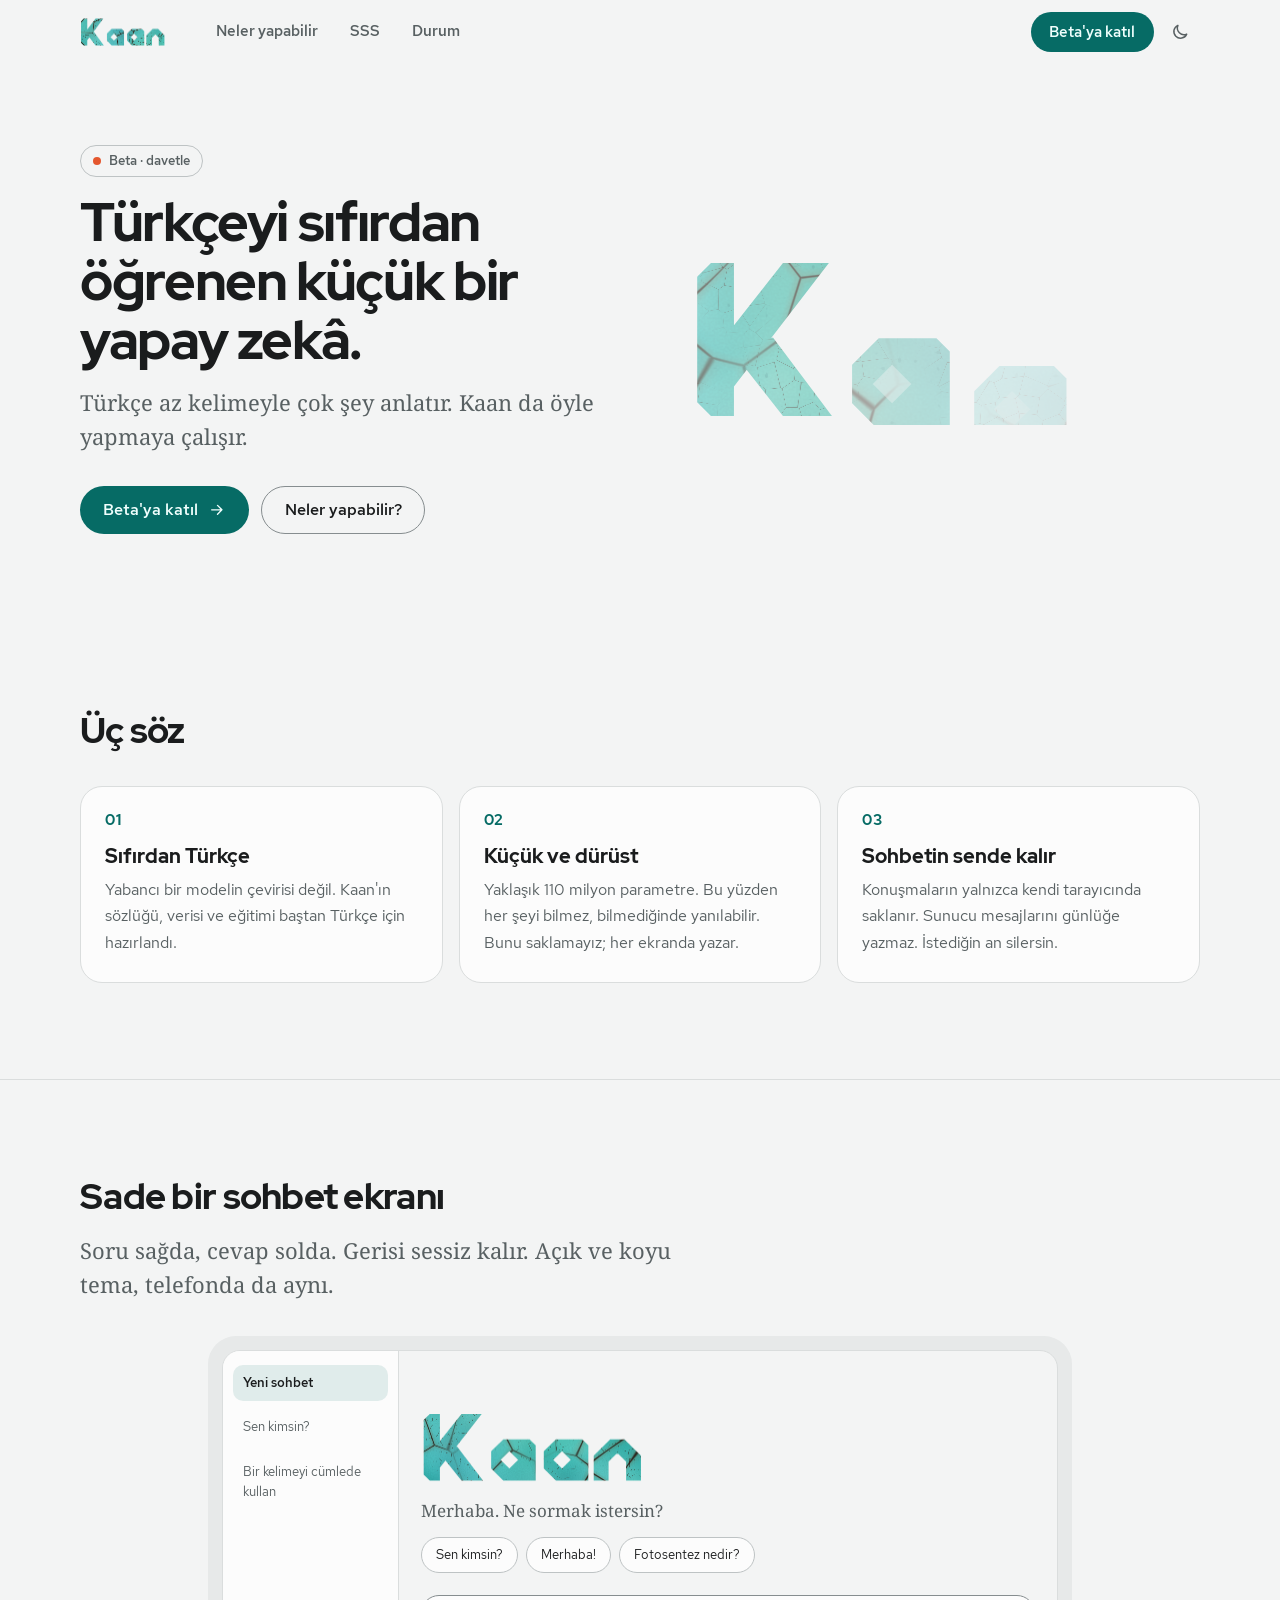
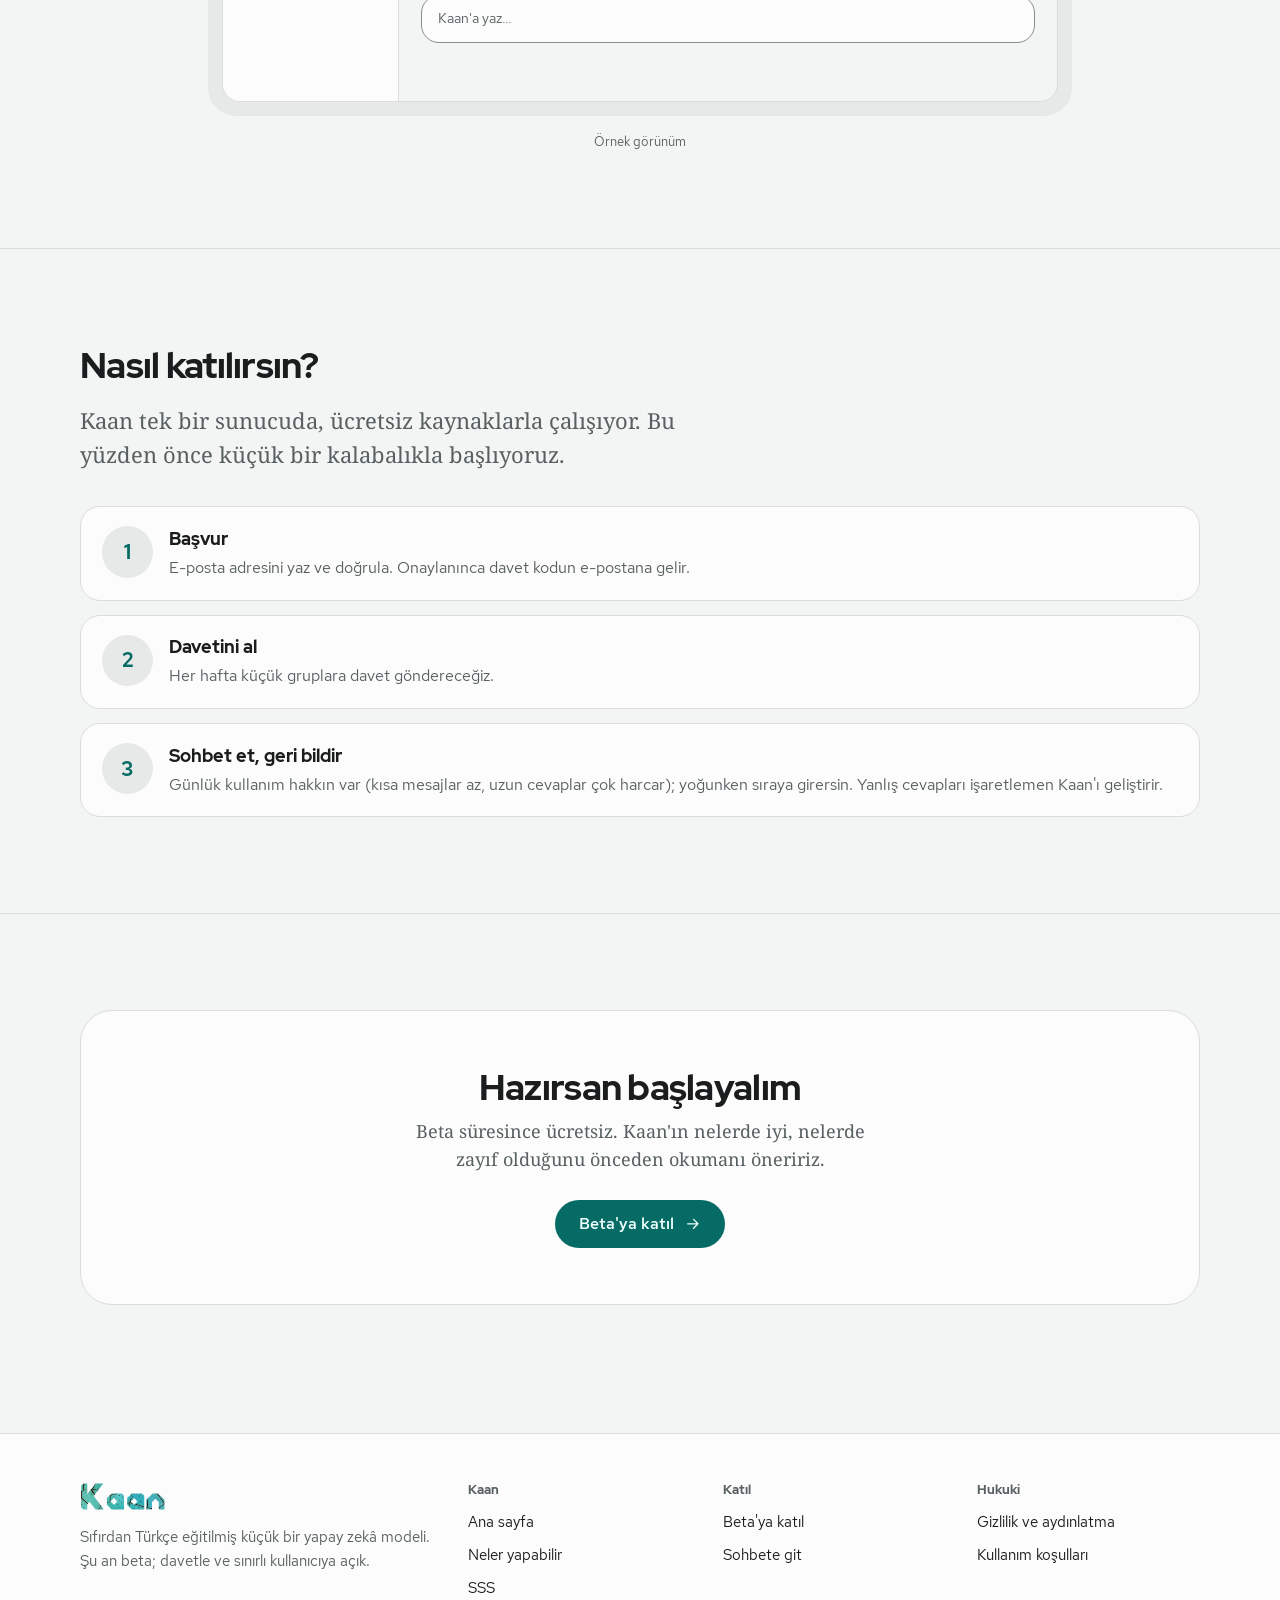
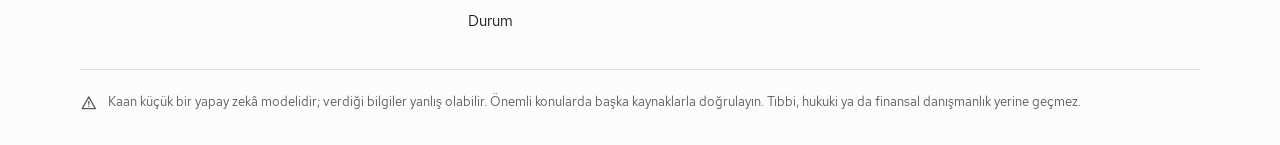
<file: index.html>
<!doctype html>
<html lang="tr" data-tema="sistem">
<head>
  <meta charset="utf-8">
  <meta http-equiv="Content-Security-Policy" content="default-src 'self'; connect-src 'self'; img-src 'self' data:; style-src 'self' 'unsafe-inline'">
  <meta name="viewport" content="width=device-width, initial-scale=1, viewport-fit=cover">
  <meta name="color-scheme" content="light dark">
  <meta name="description" content="Kaan: sıfırdan Türkçe eğitilmiş küçük bir yapay zekâ modeli. Şu an beta; davetle ve sınırlı kullanıcıya açık.">
  <title>Kaan — Türkçe yapay zekâ (beta)</title>
  <link rel="icon" href="favicon.svg" type="image/svg+xml">
  <meta name="theme-color" content="#F3F4F4" media="(prefers-color-scheme: light)">
  <meta name="theme-color" content="#17181A" media="(prefers-color-scheme: dark)">
  <link rel="stylesheet" href="yazi.css?v=20261016200013">
  <link rel="stylesheet" href="tokenlar.css?v=20261016200013">
  <link rel="stylesheet" href="taban.css?v=20261016200013">
  <link rel="stylesheet" href="bilesenler.css?v=20261016200013">
  <link rel="stylesheet" href="hareket.css?v=20261016200013">
  <link rel="stylesheet" href="site.css?v=20261016200013">
  <script src="tema-erken.js?v=20261016200013"></script>
  <script type="module" src="site.js?v=20261016200013"></script>
</head>
<body data-sayfa="ana">
  <svg width="0" height="0" style="position:absolute" aria-hidden="true" focusable="false">
    <defs>
      <symbol id="i-ay" viewBox="0 0 24 24"><path d="M20 14.5A8 8 0 0 1 9.5 4a8 8 0 1 0 10.5 10.5z"/></symbol>
      <symbol id="i-gun" viewBox="0 0 24 24"><circle cx="12" cy="12" r="4"/><path d="M12 3v2M12 19v2M3 12h2M19 12h2M5.6 5.6l1.4 1.4M17 17l1.4 1.4M18.4 5.6L17 7M7 17l-1.4 1.4"/></symbol>
      <symbol id="i-menu" viewBox="0 0 24 24"><path d="M4 7h16M4 12h16M4 17h16"/></symbol>
      <symbol id="i-tik" viewBox="0 0 24 24"><path d="M5 12.5l4.5 4.5L19 7.5"/></symbol>
      <symbol id="i-ok" viewBox="0 0 24 24"><path d="M5 12h14M13 6l6 6-6 6"/></symbol>
      <symbol id="i-uyari" viewBox="0 0 24 24"><path d="M12 4l9 16H3z"/><path d="M12 10v4M12 17h.01"/></symbol>
      <symbol id="i-bilgi" viewBox="0 0 24 24"><circle cx="12" cy="12" r="9"/><path d="M12 11v5M12 8h.01"/></symbol>
    </defs>
  </svg>
  <a class="atla" href="#icerik">İçeriğe geç</a>

  <header class="site-ust" id="site_ust">
    <div class="site-ic site-ust-ic">
      <a class="site-marka" href="./" aria-label="Kaan — ana sayfa"><span id="marka_yazi" class="site-marka-yazi"></span></a>
      <nav class="site-nav" aria-label="Ana gezinme">
        <a href="sinirlar.html">Neler yapabilir</a>
        <a href="sss.html">SSS</a>
        <a href="durum.html">Durum</a>
      </nav>
      <div class="site-sag">
        <a class="dugme dugme-kucuk" href="beta.html">Beta'ya katıl</a>
        <button type="button" class="simge-dugme" id="tema_dugme" aria-label="Temayı değiştir" title="Temayı değiştir">
          <svg class="simge tema-ay" aria-hidden="true"><use href="#i-ay"/></svg>
          <svg class="simge tema-gun" aria-hidden="true"><use href="#i-gun"/></svg>
        </button>
        <button type="button" class="simge-dugme site-menu-dugme" id="site_menu" aria-label="Menü" aria-haspopup="menu" aria-expanded="false"><svg class="simge" aria-hidden="true"><use href="#i-menu"/></svg></button>
      </div>
    </div>
  </header>

  <main id="icerik" class="site-ana">
    <section class="kahraman">
      <div class="site-ic kahraman-ic">
        <div class="kahraman-metin">
          <span class="ust-etiket"><span class="nokta"></span>Beta · davetle</span>
          <h1 class="buyuk">Türkçeyi sıfırdan öğrenen küçük bir yapay zekâ.</h1>
          <p class="giris">Türkçe az kelimeyle çok şey anlatır. Kaan da öyle yapmaya çalışır.</p>
          <div class="kahraman-dugmeler">
            <a class="dugme" href="beta.html">Beta'ya katıl <svg class="simge" aria-hidden="true"><use href="#i-ok"/></svg></a>
            <a class="dugme dugme-cerceve" href="sinirlar.html">Neler yapabilir?</a>
          </div>
          <p class="durum-hap" id="durum_hap" hidden><span class="durum-nokta" data-durum="hazir"></span><span></span></p>
        </div>
        <div class="kahraman-logo" id="kahraman_logo"></div>
      </div>
    </section>

    <section class="bolum" aria-labelledby="sozler">
      <div class="site-ic">
        <div class="bolum-baslik gizli-basla"><h2 class="orta" id="sozler">Üç söz</h2></div>
        <div class="kart-izgara">
          <article class="kart gizli-basla"><span class="kart-no">01</span><h3>Sıfırdan Türkçe</h3><p>Yabancı bir modelin çevirisi değil. Kaan'ın sözlüğü, verisi ve eğitimi baştan Türkçe için hazırlandı.</p></article>
          <article class="kart gizli-basla"><span class="kart-no">02</span><h3>Küçük ve dürüst</h3><p>Yaklaşık 110 milyon parametre. Bu yüzden her şeyi bilmez, bilmediğinde yanılabilir. Bunu saklamayız; her ekranda yazar.</p></article>
          <article class="kart gizli-basla"><span class="kart-no">03</span><h3>Sohbetin sende kalır</h3><p>Konuşmaların yalnızca kendi tarayıcında saklanır. Sunucu mesajlarını günlüğe yazmaz. İstediğin an silersin.</p></article>
        </div>
      </div>
    </section>

    <section class="bolum" aria-labelledby="gorunum">
      <div class="site-ic">
        <div class="bolum-baslik gizli-basla"><h2 class="orta" id="gorunum">Sade bir sohbet ekranı</h2><p class="giris">Soru sağda, cevap solda. Gerisi sessiz kalır. Açık ve koyu tema, telefonda da aynı.</p></div>
        <div class="onizleme gizli-basla" role="img" aria-label="Kaan uygulamasının açılış ekranı: Kaan yazısı, 'Merhaba. Ne sormak istersin?' ve örnek sorular">
          <div class="onizleme-ic" aria-hidden="true">
            <div class="onizleme-yan"><span class="secili">Yeni sohbet</span><span>Sen kimsin?</span><span>Bir kelimeyi cümlede kullan</span></div>
            <div class="onizleme-ana">
              <div class="onizleme-logo" id="onizleme_logo"></div>
              <p>Merhaba. Ne sormak istersin?</p>
              <div class="cip-sira"><span class="cip">Sen kimsin?</span><span class="cip">Merhaba!</span><span class="cip">Fotosentez nedir?</span></div>
              <div class="onizleme-yazi">Kaan'a yaz…</div>
            </div>
          </div>
        </div>
        <p class="not-kucuk">Örnek görünüm</p>
      </div>
    </section>

    <section class="bolum" aria-labelledby="nasil">
      <div class="site-ic">
        <div class="bolum-baslik gizli-basla"><h2 class="orta" id="nasil">Nasıl katılırsın?</h2><p class="giris">Kaan tek bir sunucuda, ücretsiz kaynaklarla çalışıyor. Bu yüzden önce küçük bir kalabalıkla başlıyoruz.</p></div>
        <ol class="adimlar">
          <li class="adim gizli-basla"><div><h3>Başvur</h3><p>E-posta adresini yaz ve doğrula. Onaylanınca davet kodun e-postana gelir.</p></div></li>
          <li class="adim gizli-basla"><div><h3>Davetini al</h3><p>Her hafta küçük gruplara davet göndereceğiz.</p></div></li>
          <li class="adim gizli-basla"><div><h3>Sohbet et, geri bildir</h3><p>Günlük kullanım hakkın var (kısa mesajlar az, uzun cevaplar çok harcar); yoğunken sıraya girersin. Yanlış cevapları işaretlemen Kaan'ı geliştirir.</p></div></li>
        </ol>
      </div>
    </section>

    <section class="bolum">
      <div class="site-ic">
        <div class="cagri gizli-basla">
          <h2 class="orta">Hazırsan başlayalım</h2>
          <p>Beta süresince ücretsiz. Kaan'ın nelerde iyi, nelerde zayıf olduğunu önceden okumanı öneririz.</p>
          <a class="dugme" href="beta.html">Beta'ya katıl <svg class="simge" aria-hidden="true"><use href="#i-ok"/></svg></a>
        </div>
      </div>
    </section>
  </main>

  <footer class="site-alt">
    <div class="site-ic">
      <div class="site-alt-izgara">
        <div class="site-alt-marka">
          <span id="alt_marka_yazi" class="site-marka-yazi"></span>
          <p>Sıfırdan Türkçe eğitilmiş küçük bir yapay zekâ modeli. Şu an beta; davetle ve sınırlı kullanıcıya açık.</p>
        </div>
        <nav aria-label="Kaan"><h2>Kaan</h2><ul>
          <li><a href="./">Ana sayfa</a></li><li><a href="sinirlar.html">Neler yapabilir</a></li><li><a href="sss.html">SSS</a></li><li><a href="durum.html">Durum</a></li>
        </ul></nav>
        <nav aria-label="Katıl"><h2>Katıl</h2><ul>
          <li><a href="beta.html">Beta'ya katıl</a></li><li><a href="https://kaan.tiyatrotist.com.tr/" data-uygulama>Sohbete git</a></li>
        </ul></nav>
        <nav aria-label="Hukuki"><h2>Hukuki</h2><ul>
          <li><a href="gizlilik.html">Gizlilik ve aydınlatma</a></li><li><a href="kosullar.html">Kullanım koşulları</a></li>
        </ul></nav>
      </div>
      <p class="site-uyari"><svg class="simge" aria-hidden="true"><use href="#i-uyari"/></svg><span>Kaan küçük bir yapay zekâ modelidir; verdiği bilgiler yanlış olabilir. Önemli konularda başka kaynaklarla doğrulayın. Tıbbi, hukuki ya da finansal danışmanlık yerine geçmez.</span></p>
    </div>
  </footer>
  <noscript><p style="padding:1rem;text-align:center">Bazı özellikler için JavaScript gerekir.</p></noscript>
</body>
</html>
</file>
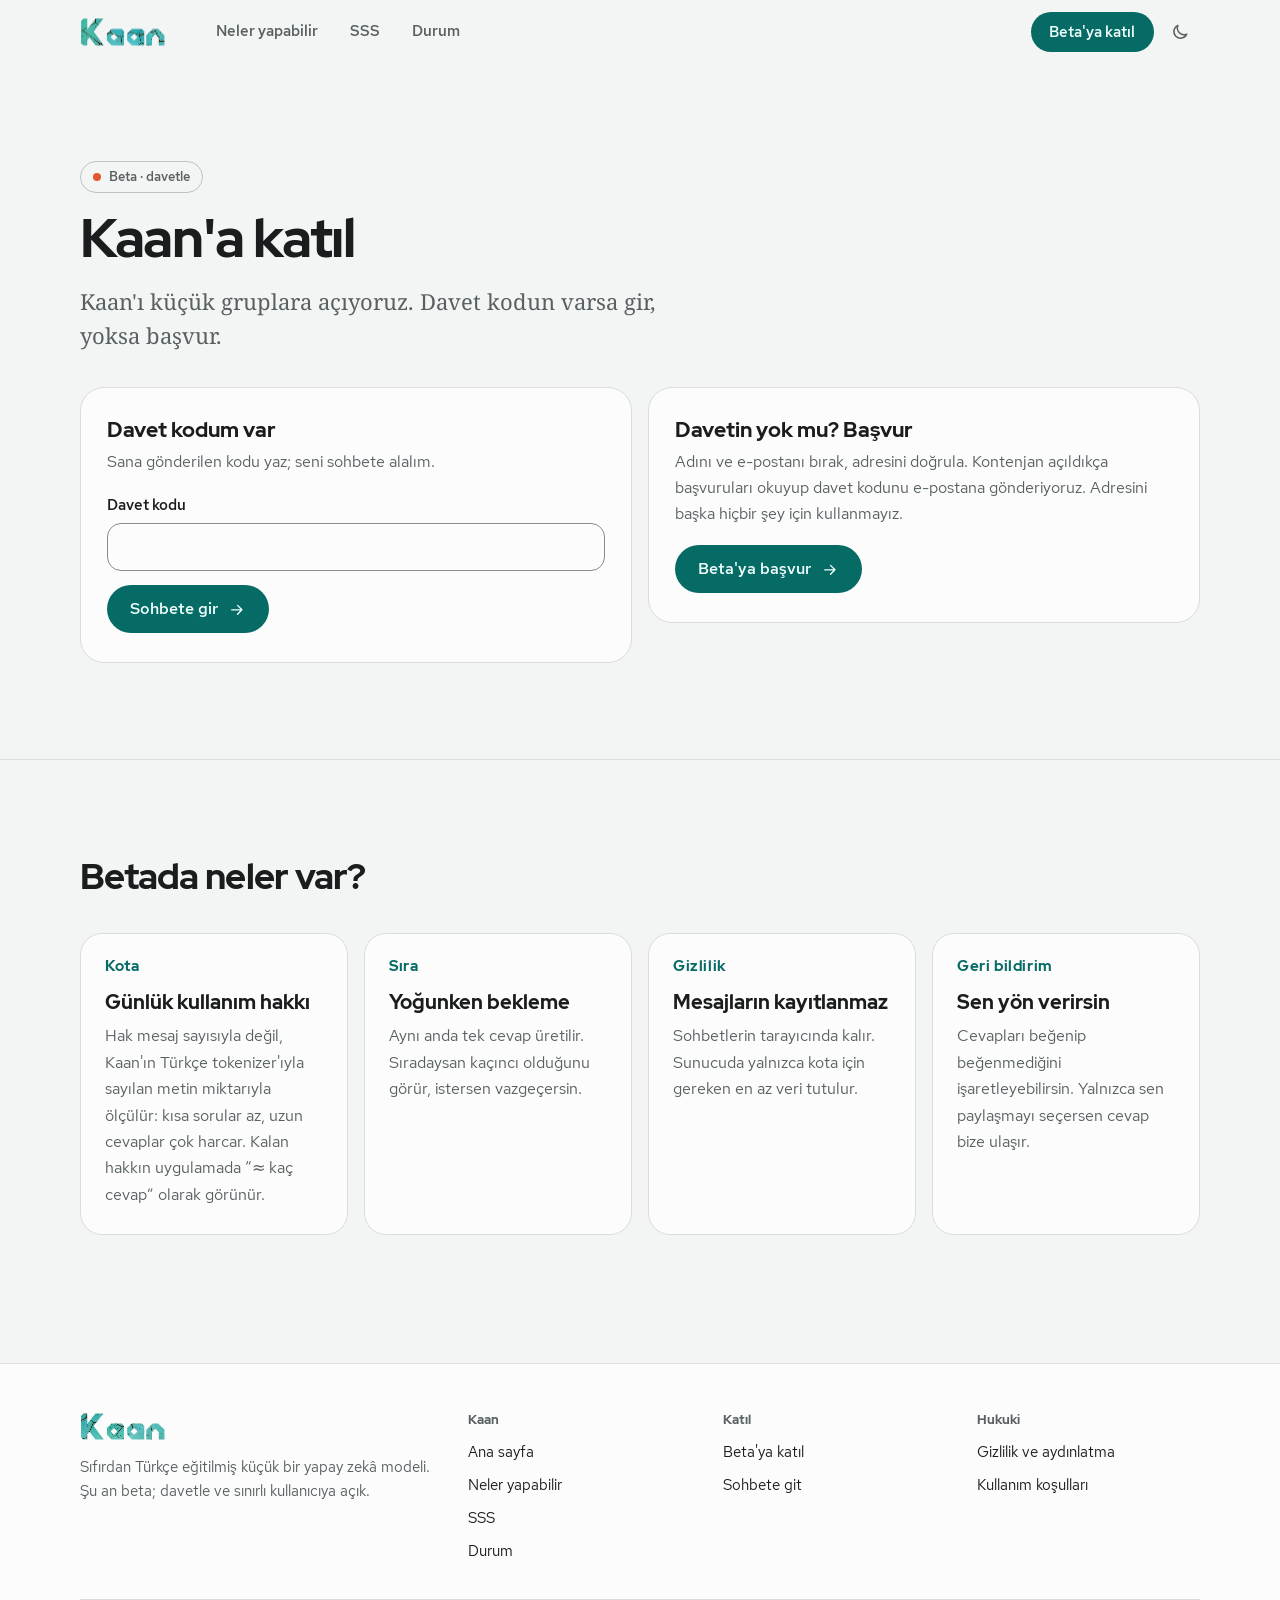
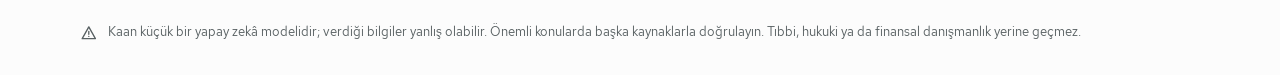
<file: beta.html>
<!doctype html>
<html lang="tr" data-tema="sistem">
<head>
  <meta charset="utf-8">
  <meta http-equiv="Content-Security-Policy" content="default-src 'self'; connect-src 'self'; img-src 'self' data:; style-src 'self' 'unsafe-inline'">
  <meta name="viewport" content="width=device-width, initial-scale=1, viewport-fit=cover">
  <meta name="color-scheme" content="light dark">
  <meta name="description" content="Kaan beta: davet koduyla giriş ya da bekleme listesi.">
  <title>Beta’ya katıl — Kaan</title>
  <link rel="icon" href="favicon.svg" type="image/svg+xml">
  <meta name="theme-color" content="#F3F4F4" media="(prefers-color-scheme: light)">
  <meta name="theme-color" content="#17181A" media="(prefers-color-scheme: dark)">
  <link rel="stylesheet" href="yazi.css?v=20261016200013">
  <link rel="stylesheet" href="tokenlar.css?v=20261016200013">
  <link rel="stylesheet" href="taban.css?v=20261016200013">
  <link rel="stylesheet" href="bilesenler.css?v=20261016200013">
  <link rel="stylesheet" href="hareket.css?v=20261016200013">
  <link rel="stylesheet" href="site.css?v=20261016200013">
  <script src="tema-erken.js?v=20261016200013"></script>
  <script type="module" src="site.js?v=20261016200013"></script>
</head>
<body data-sayfa="beta">
  <svg width="0" height="0" style="position:absolute" aria-hidden="true" focusable="false">
    <defs>
      <symbol id="i-ay" viewBox="0 0 24 24"><path d="M20 14.5A8 8 0 0 1 9.5 4a8 8 0 1 0 10.5 10.5z"/></symbol>
      <symbol id="i-gun" viewBox="0 0 24 24"><circle cx="12" cy="12" r="4"/><path d="M12 3v2M12 19v2M3 12h2M19 12h2M5.6 5.6l1.4 1.4M17 17l1.4 1.4M18.4 5.6L17 7M7 17l-1.4 1.4"/></symbol>
      <symbol id="i-menu" viewBox="0 0 24 24"><path d="M4 7h16M4 12h16M4 17h16"/></symbol>
      <symbol id="i-tik" viewBox="0 0 24 24"><path d="M5 12.5l4.5 4.5L19 7.5"/></symbol>
      <symbol id="i-ok" viewBox="0 0 24 24"><path d="M5 12h14M13 6l6 6-6 6"/></symbol>
      <symbol id="i-uyari" viewBox="0 0 24 24"><path d="M12 4l9 16H3z"/><path d="M12 10v4M12 17h.01"/></symbol>
      <symbol id="i-bilgi" viewBox="0 0 24 24"><circle cx="12" cy="12" r="9"/><path d="M12 11v5M12 8h.01"/></symbol>
    </defs>
  </svg>
  <a class="atla" href="#icerik">İçeriğe geç</a>

  <header class="site-ust" id="site_ust">
    <div class="site-ic site-ust-ic">
      <a class="site-marka" href="./" aria-label="Kaan — ana sayfa"><span id="marka_yazi" class="site-marka-yazi"></span></a>
      <nav class="site-nav" aria-label="Ana gezinme">
        <a href="sinirlar.html">Neler yapabilir</a>
        <a href="sss.html">SSS</a>
        <a href="durum.html">Durum</a>
      </nav>
      <div class="site-sag">
        <a class="dugme dugme-kucuk" href="beta.html">Beta'ya katıl</a>
        <button type="button" class="simge-dugme" id="tema_dugme" aria-label="Temayı değiştir" title="Temayı değiştir">
          <svg class="simge tema-ay" aria-hidden="true"><use href="#i-ay"/></svg>
          <svg class="simge tema-gun" aria-hidden="true"><use href="#i-gun"/></svg>
        </button>
        <button type="button" class="simge-dugme site-menu-dugme" id="site_menu" aria-label="Menü" aria-haspopup="menu" aria-expanded="false"><svg class="simge" aria-hidden="true"><use href="#i-menu"/></svg></button>
      </div>
    </div>
  </header>

  <main id="icerik" class="site-ana">
    <section class="bolum">
      <div class="site-ic">
        <div class="bolum-baslik"><span class="ust-etiket"><span class="nokta"></span>Beta · davetle</span><h1 class="buyuk">Kaan'a katıl</h1><p class="giris">Kaan'ı küçük gruplara açıyoruz. Davet kodun varsa gir, yoksa başvur.</p></div>
        <div class="beta-izgara">
          <section class="form-kart gizli-basla" aria-labelledby="davetli">
            <h3 id="davetli">Davet kodum var</h3>
            <p>Sana gönderilen kodu yaz; seni sohbete alalım.</p>
            <form id="davet_form" novalidate>
              <div class="alan"><label for="davet_kodu">Davet kodu</label><input id="davet_kodu" type="text" autocomplete="off" autocapitalize="off" spellcheck="false"></div>
              <button class="dugme" type="submit">Sohbete gir <svg class="simge" aria-hidden="true"><use href="#i-ok"/></svg></button>
              <div class="form-ileti" id="davet_ileti" role="status" hidden></div>
            </form>
          </section>
          <section class="form-kart gizli-basla" aria-labelledby="liste">
            <h3 id="liste">Davetin yok mu? Başvur</h3>
            <p>Adını ve e-postanı bırak, adresini doğrula. Kontenjan açıldıkça başvuruları okuyup davet kodunu e-postana gönderiyoruz. Adresini başka hiçbir şey için kullanmayız.</p>
            <a class="dugme" href="https://kaan.tiyatrotist.com.tr/basvuru/" data-basvuru>Beta'ya başvur <svg class="simge" aria-hidden="true"><use href="#i-ok"/></svg></a>
          </section>
        </div>
      </div>
    </section>

    <section class="bolum" aria-labelledby="kurallar">
      <div class="site-ic">
        <div class="bolum-baslik gizli-basla"><h2 class="orta" id="kurallar">Betada neler var?</h2></div>
        <div class="kart-izgara">
          <article class="kart gizli-basla"><span class="kart-no">Kota</span><h3>Günlük kullanım hakkı</h3><p>Hak mesaj sayısıyla değil, Kaan'ın Türkçe tokenizer'ıyla sayılan metin miktarıyla ölçülür: kısa sorular az, uzun cevaplar çok harcar. Kalan hakkın uygulamada “≈ kaç cevap” olarak görünür.</p></article>
          <article class="kart gizli-basla"><span class="kart-no">Sıra</span><h3>Yoğunken bekleme</h3><p>Aynı anda tek cevap üretilir. Sıradaysan kaçıncı olduğunu görür, istersen vazgeçersin.</p></article>
          <article class="kart gizli-basla"><span class="kart-no">Gizlilik</span><h3>Mesajların kayıtlanmaz</h3><p>Sohbetlerin tarayıcında kalır. Sunucuda yalnızca kota için gereken en az veri tutulur.</p></article>
          <article class="kart gizli-basla"><span class="kart-no">Geri bildirim</span><h3>Sen yön verirsin</h3><p>Cevapları beğenip beğenmediğini işaretleyebilirsin. Yalnızca sen paylaşmayı seçersen cevap bize ulaşır.</p></article>
        </div>
      </div>
    </section>
  </main>

  <footer class="site-alt">
    <div class="site-ic">
      <div class="site-alt-izgara">
        <div class="site-alt-marka">
          <span id="alt_marka_yazi" class="site-marka-yazi"></span>
          <p>Sıfırdan Türkçe eğitilmiş küçük bir yapay zekâ modeli. Şu an beta; davetle ve sınırlı kullanıcıya açık.</p>
        </div>
        <nav aria-label="Kaan"><h2>Kaan</h2><ul>
          <li><a href="./">Ana sayfa</a></li><li><a href="sinirlar.html">Neler yapabilir</a></li><li><a href="sss.html">SSS</a></li><li><a href="durum.html">Durum</a></li>
        </ul></nav>
        <nav aria-label="Katıl"><h2>Katıl</h2><ul>
          <li><a href="beta.html">Beta'ya katıl</a></li><li><a href="https://kaan.tiyatrotist.com.tr/" data-uygulama>Sohbete git</a></li>
        </ul></nav>
        <nav aria-label="Hukuki"><h2>Hukuki</h2><ul>
          <li><a href="gizlilik.html">Gizlilik ve aydınlatma</a></li><li><a href="kosullar.html">Kullanım koşulları</a></li>
        </ul></nav>
      </div>
      <p class="site-uyari"><svg class="simge" aria-hidden="true"><use href="#i-uyari"/></svg><span>Kaan küçük bir yapay zekâ modelidir; verdiği bilgiler yanlış olabilir. Önemli konularda başka kaynaklarla doğrulayın. Tıbbi, hukuki ya da finansal danışmanlık yerine geçmez.</span></p>
    </div>
  </footer>
  <noscript><p style="padding:1rem;text-align:center">Bazı özellikler için JavaScript gerekir.</p></noscript>
</body>
</html>
</file>
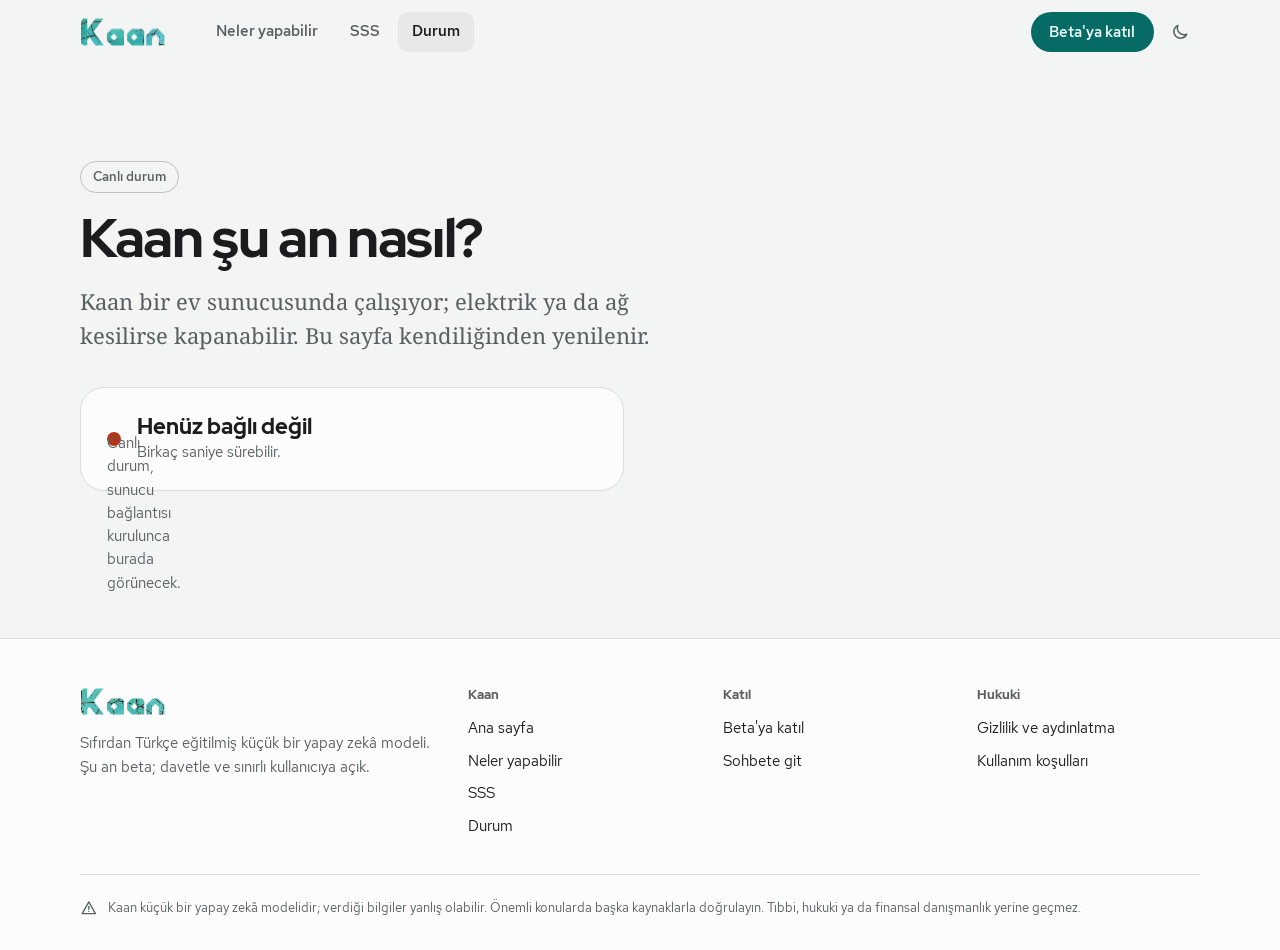
<file: durum.html>
<!doctype html>
<html lang="tr" data-tema="sistem">
<head>
  <meta charset="utf-8">
  <meta http-equiv="Content-Security-Policy" content="default-src 'self'; connect-src 'self'; img-src 'self' data:; style-src 'self' 'unsafe-inline'">
  <meta name="viewport" content="width=device-width, initial-scale=1, viewport-fit=cover">
  <meta name="color-scheme" content="light dark">
  <meta name="description" content="Kaan şu an çalışıyor mu? Canlı durum.">
  <title>Durum — Kaan</title>
  <link rel="icon" href="favicon.svg" type="image/svg+xml">
  <meta name="theme-color" content="#F3F4F4" media="(prefers-color-scheme: light)">
  <meta name="theme-color" content="#17181A" media="(prefers-color-scheme: dark)">
  <link rel="stylesheet" href="yazi.css?v=20261016200013">
  <link rel="stylesheet" href="tokenlar.css?v=20261016200013">
  <link rel="stylesheet" href="taban.css?v=20261016200013">
  <link rel="stylesheet" href="bilesenler.css?v=20261016200013">
  <link rel="stylesheet" href="hareket.css?v=20261016200013">
  <link rel="stylesheet" href="site.css?v=20261016200013">
  <script src="tema-erken.js?v=20261016200013"></script>
  <script type="module" src="site.js?v=20261016200013"></script>
</head>
<body data-sayfa="durum">
  <svg width="0" height="0" style="position:absolute" aria-hidden="true" focusable="false">
    <defs>
      <symbol id="i-ay" viewBox="0 0 24 24"><path d="M20 14.5A8 8 0 0 1 9.5 4a8 8 0 1 0 10.5 10.5z"/></symbol>
      <symbol id="i-gun" viewBox="0 0 24 24"><circle cx="12" cy="12" r="4"/><path d="M12 3v2M12 19v2M3 12h2M19 12h2M5.6 5.6l1.4 1.4M17 17l1.4 1.4M18.4 5.6L17 7M7 17l-1.4 1.4"/></symbol>
      <symbol id="i-menu" viewBox="0 0 24 24"><path d="M4 7h16M4 12h16M4 17h16"/></symbol>
      <symbol id="i-tik" viewBox="0 0 24 24"><path d="M5 12.5l4.5 4.5L19 7.5"/></symbol>
      <symbol id="i-ok" viewBox="0 0 24 24"><path d="M5 12h14M13 6l6 6-6 6"/></symbol>
      <symbol id="i-uyari" viewBox="0 0 24 24"><path d="M12 4l9 16H3z"/><path d="M12 10v4M12 17h.01"/></symbol>
      <symbol id="i-bilgi" viewBox="0 0 24 24"><circle cx="12" cy="12" r="9"/><path d="M12 11v5M12 8h.01"/></symbol>
    </defs>
  </svg>
  <a class="atla" href="#icerik">İçeriğe geç</a>

  <header class="site-ust" id="site_ust">
    <div class="site-ic site-ust-ic">
      <a class="site-marka" href="./" aria-label="Kaan — ana sayfa"><span id="marka_yazi" class="site-marka-yazi"></span></a>
      <nav class="site-nav" aria-label="Ana gezinme">
        <a href="sinirlar.html">Neler yapabilir</a>
        <a href="sss.html">SSS</a>
        <a href="durum.html" aria-current="page">Durum</a>
      </nav>
      <div class="site-sag">
        <a class="dugme dugme-kucuk" href="beta.html">Beta'ya katıl</a>
        <button type="button" class="simge-dugme" id="tema_dugme" aria-label="Temayı değiştir" title="Temayı değiştir">
          <svg class="simge tema-ay" aria-hidden="true"><use href="#i-ay"/></svg>
          <svg class="simge tema-gun" aria-hidden="true"><use href="#i-gun"/></svg>
        </button>
        <button type="button" class="simge-dugme site-menu-dugme" id="site_menu" aria-label="Menü" aria-haspopup="menu" aria-expanded="false"><svg class="simge" aria-hidden="true"><use href="#i-menu"/></svg></button>
      </div>
    </div>
  </header>

  <main id="icerik" class="site-ana">
    <section class="bolum">
      <div class="site-ic">
        <div class="bolum-baslik"><span class="ust-etiket">Canlı durum</span><h1 class="buyuk">Kaan şu an nasıl?</h1><p class="giris">Kaan bir ev sunucusunda çalışıyor; elektrik ya da ağ kesilirse kapanabilir. Bu sayfa kendiliğinden yenilenir.</p></div>
        <div class="durum-kart" id="durum_kart"><span class="durum-nokta" data-durum="kontrol"></span><div><strong>Kontrol ediliyor…</strong><span>Birkaç saniye sürebilir.</span></div></div>
        <dl class="durum-ayrinti" id="durum_ayrinti"></dl>
      </div>
    </section>
  </main>

  <footer class="site-alt">
    <div class="site-ic">
      <div class="site-alt-izgara">
        <div class="site-alt-marka">
          <span id="alt_marka_yazi" class="site-marka-yazi"></span>
          <p>Sıfırdan Türkçe eğitilmiş küçük bir yapay zekâ modeli. Şu an beta; davetle ve sınırlı kullanıcıya açık.</p>
        </div>
        <nav aria-label="Kaan"><h2>Kaan</h2><ul>
          <li><a href="./">Ana sayfa</a></li><li><a href="sinirlar.html">Neler yapabilir</a></li><li><a href="sss.html">SSS</a></li><li><a href="durum.html">Durum</a></li>
        </ul></nav>
        <nav aria-label="Katıl"><h2>Katıl</h2><ul>
          <li><a href="beta.html">Beta'ya katıl</a></li><li><a href="https://kaan.tiyatrotist.com.tr/" data-uygulama>Sohbete git</a></li>
        </ul></nav>
        <nav aria-label="Hukuki"><h2>Hukuki</h2><ul>
          <li><a href="gizlilik.html">Gizlilik ve aydınlatma</a></li><li><a href="kosullar.html">Kullanım koşulları</a></li>
        </ul></nav>
      </div>
      <p class="site-uyari"><svg class="simge" aria-hidden="true"><use href="#i-uyari"/></svg><span>Kaan küçük bir yapay zekâ modelidir; verdiği bilgiler yanlış olabilir. Önemli konularda başka kaynaklarla doğrulayın. Tıbbi, hukuki ya da finansal danışmanlık yerine geçmez.</span></p>
    </div>
  </footer>
  <noscript><p style="padding:1rem;text-align:center">Bazı özellikler için JavaScript gerekir.</p></noscript>
</body>
</html>
</file>
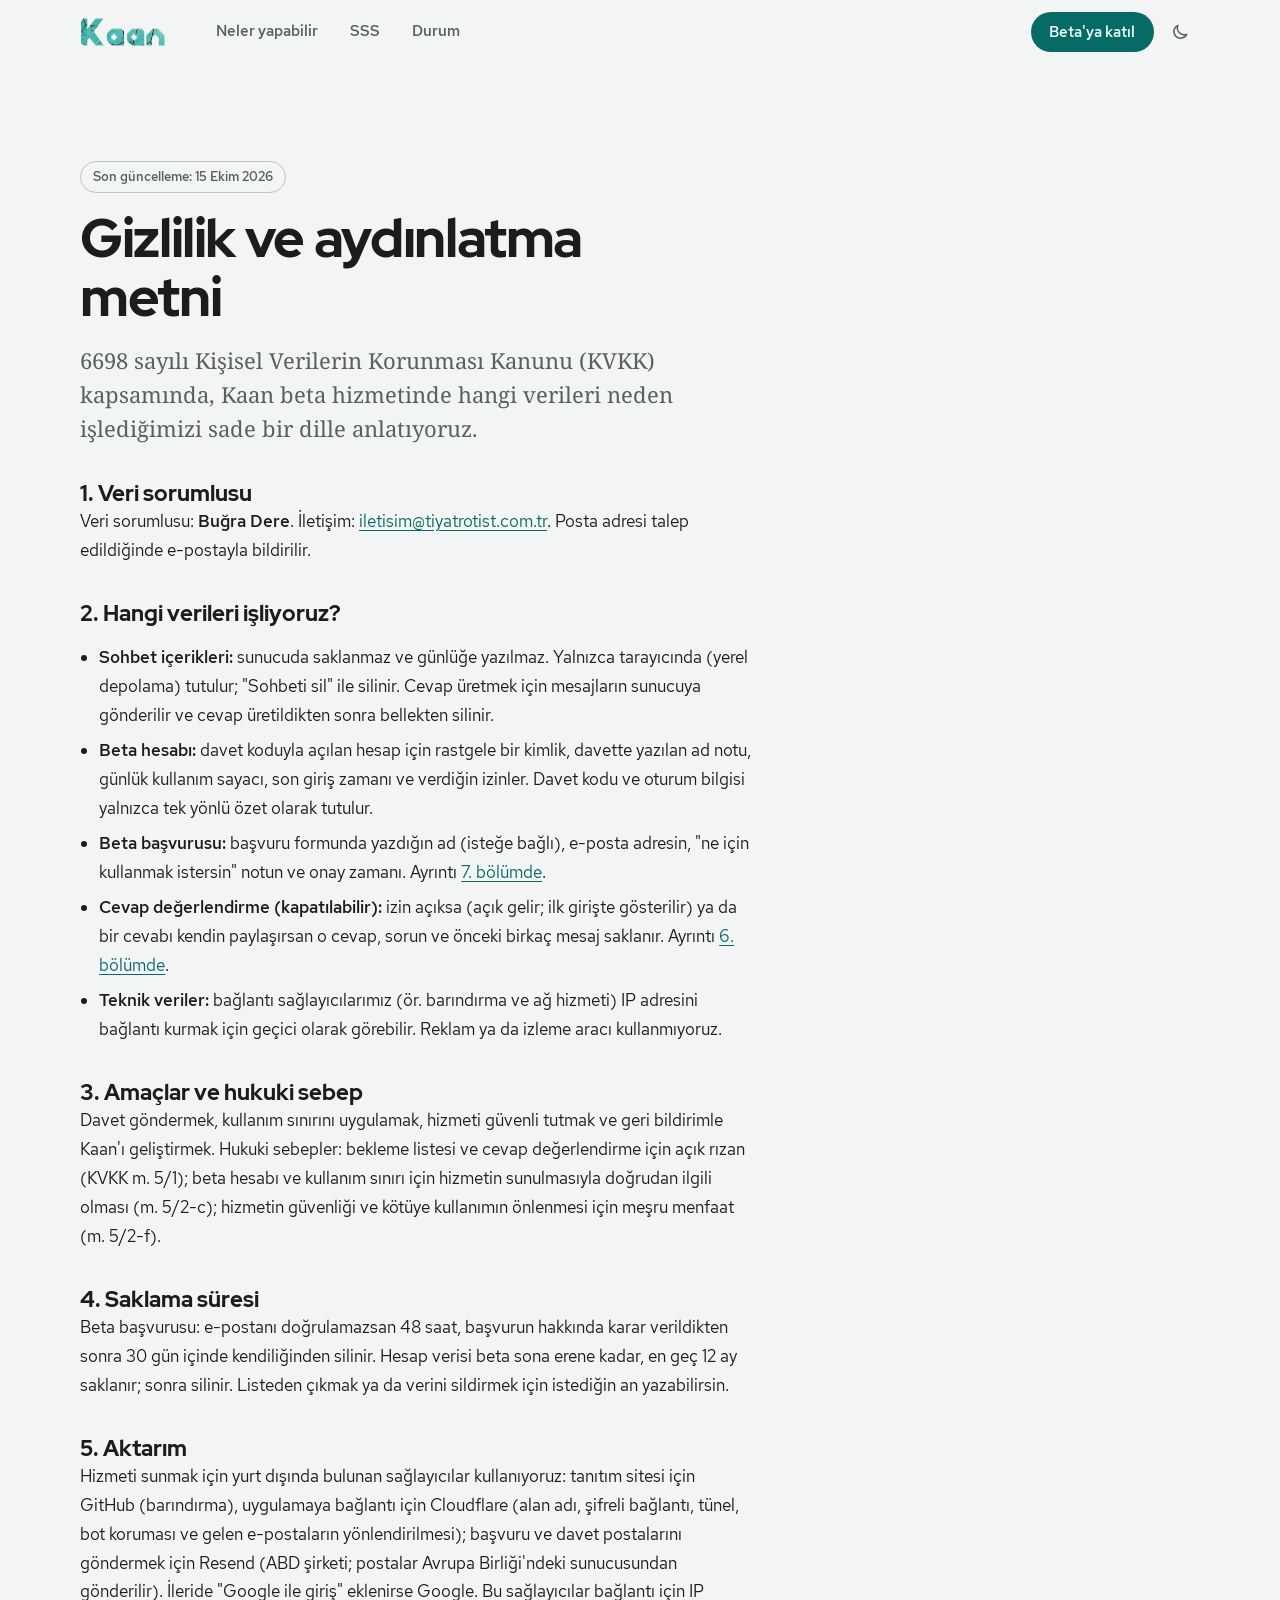
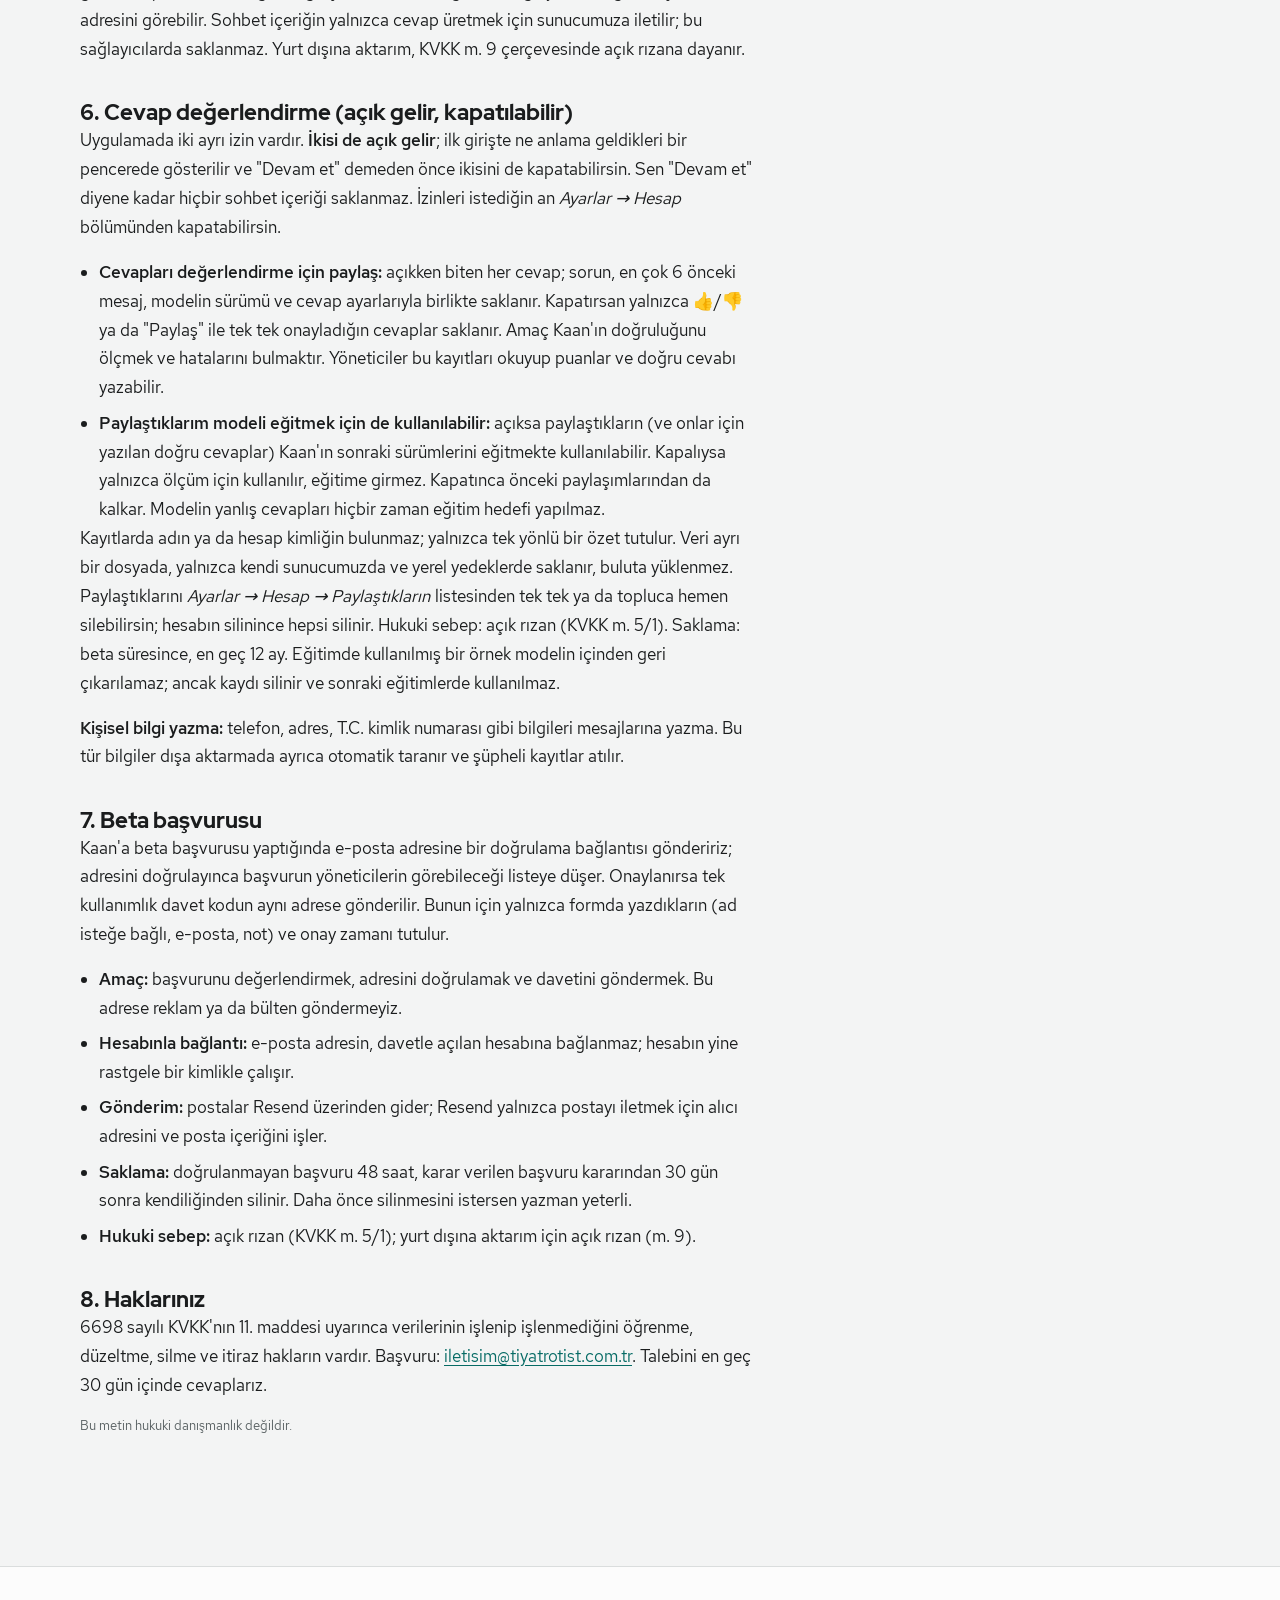
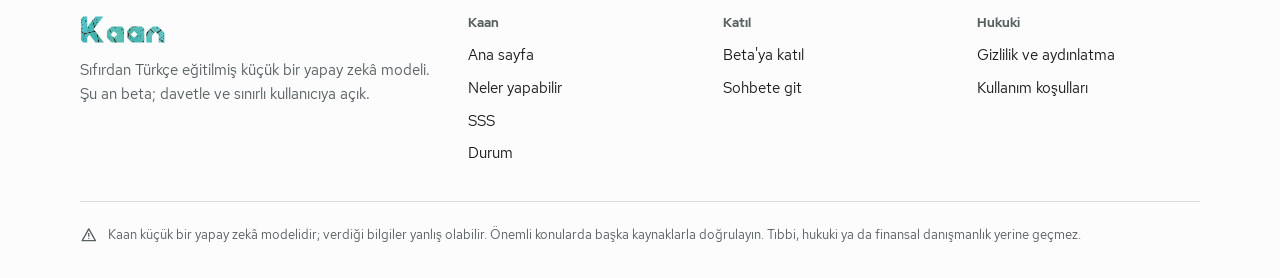
<file: gizlilik.html>
<!doctype html>
<html lang="tr" data-tema="sistem">
<head>
  <meta charset="utf-8">
  <meta http-equiv="Content-Security-Policy" content="default-src 'self'; connect-src 'self'; img-src 'self' data:; style-src 'self' 'unsafe-inline'">
  <meta name="viewport" content="width=device-width, initial-scale=1, viewport-fit=cover">
  <meta name="color-scheme" content="light dark">
  <meta name="description" content="Kaan gizlilik ve KVKK aydınlatma metni (taslak).">
  <title>Gizlilik ve aydınlatma — Kaan</title>
  <link rel="icon" href="favicon.svg" type="image/svg+xml">
  <meta name="theme-color" content="#F3F4F4" media="(prefers-color-scheme: light)">
  <meta name="theme-color" content="#17181A" media="(prefers-color-scheme: dark)">
  <link rel="stylesheet" href="yazi.css?v=20261016200013">
  <link rel="stylesheet" href="tokenlar.css?v=20261016200013">
  <link rel="stylesheet" href="taban.css?v=20261016200013">
  <link rel="stylesheet" href="bilesenler.css?v=20261016200013">
  <link rel="stylesheet" href="hareket.css?v=20261016200013">
  <link rel="stylesheet" href="site.css?v=20261016200013">
  <script src="tema-erken.js?v=20261016200013"></script>
  <script type="module" src="site.js?v=20261016200013"></script>
</head>
<body data-sayfa="gizlilik">
  <svg width="0" height="0" style="position:absolute" aria-hidden="true" focusable="false">
    <defs>
      <symbol id="i-ay" viewBox="0 0 24 24"><path d="M20 14.5A8 8 0 0 1 9.5 4a8 8 0 1 0 10.5 10.5z"/></symbol>
      <symbol id="i-gun" viewBox="0 0 24 24"><circle cx="12" cy="12" r="4"/><path d="M12 3v2M12 19v2M3 12h2M19 12h2M5.6 5.6l1.4 1.4M17 17l1.4 1.4M18.4 5.6L17 7M7 17l-1.4 1.4"/></symbol>
      <symbol id="i-menu" viewBox="0 0 24 24"><path d="M4 7h16M4 12h16M4 17h16"/></symbol>
      <symbol id="i-tik" viewBox="0 0 24 24"><path d="M5 12.5l4.5 4.5L19 7.5"/></symbol>
      <symbol id="i-ok" viewBox="0 0 24 24"><path d="M5 12h14M13 6l6 6-6 6"/></symbol>
      <symbol id="i-uyari" viewBox="0 0 24 24"><path d="M12 4l9 16H3z"/><path d="M12 10v4M12 17h.01"/></symbol>
      <symbol id="i-bilgi" viewBox="0 0 24 24"><circle cx="12" cy="12" r="9"/><path d="M12 11v5M12 8h.01"/></symbol>
    </defs>
  </svg>
  <a class="atla" href="#icerik">İçeriğe geç</a>

  <header class="site-ust" id="site_ust">
    <div class="site-ic site-ust-ic">
      <a class="site-marka" href="./" aria-label="Kaan — ana sayfa"><span id="marka_yazi" class="site-marka-yazi"></span></a>
      <nav class="site-nav" aria-label="Ana gezinme">
        <a href="sinirlar.html">Neler yapabilir</a>
        <a href="sss.html">SSS</a>
        <a href="durum.html">Durum</a>
      </nav>
      <div class="site-sag">
        <a class="dugme dugme-kucuk" href="beta.html">Beta'ya katıl</a>
        <button type="button" class="simge-dugme" id="tema_dugme" aria-label="Temayı değiştir" title="Temayı değiştir">
          <svg class="simge tema-ay" aria-hidden="true"><use href="#i-ay"/></svg>
          <svg class="simge tema-gun" aria-hidden="true"><use href="#i-gun"/></svg>
        </button>
        <button type="button" class="simge-dugme site-menu-dugme" id="site_menu" aria-label="Menü" aria-haspopup="menu" aria-expanded="false"><svg class="simge" aria-hidden="true"><use href="#i-menu"/></svg></button>
      </div>
    </div>
  </header>

  <main id="icerik" class="site-ana">
    <section class="bolum">
      <div class="site-ic">
        <div class="bolum-baslik"><span class="ust-etiket">Son güncelleme: 15 Ekim 2026</span><h1 class="buyuk">Gizlilik ve aydınlatma metni</h1><p class="giris">6698 sayılı Kişisel Verilerin Korunması Kanunu (KVKK) kapsamında, Kaan beta hizmetinde hangi verileri neden işlediğimizi sade bir dille anlatıyoruz.</p></div>
        <div class="metin">
          <h2>1. Veri sorumlusu</h2>
          <p>Veri sorumlusu: <strong>Buğra Dere</strong>. İletişim: <a href="mailto:iletisim@tiyatrotist.com.tr">iletisim@tiyatrotist.com.tr</a>. Posta adresi talep edildiğinde e-postayla bildirilir.</p>
          <h2>2. Hangi verileri işliyoruz?</h2>
          <ul>
            <li><strong>Sohbet içerikleri:</strong> sunucuda saklanmaz ve günlüğe yazılmaz. Yalnızca tarayıcında (yerel depolama) tutulur; "Sohbeti sil" ile silinir. Cevap üretmek için mesajların sunucuya gönderilir ve cevap üretildikten sonra bellekten silinir.</li>
            <li><strong>Beta hesabı:</strong> davet koduyla açılan hesap için rastgele bir kimlik, davette yazılan ad notu, günlük kullanım sayacı, son giriş zamanı ve verdiğin izinler. Davet kodu ve oturum bilgisi yalnızca tek yönlü özet olarak tutulur.</li>
            <li><strong>Beta başvurusu:</strong> başvuru formunda yazdığın ad (isteğe bağlı), e-posta adresin, "ne için kullanmak istersin" notun ve onay zamanı. Ayrıntı <a href="#basvuru">7. bölümde</a>.</li>
            <li><strong>Cevap değerlendirme (kapatılabilir):</strong> izin açıksa (açık gelir; ilk girişte gösterilir) ya da bir cevabı kendin paylaşırsan o cevap, sorun ve önceki birkaç mesaj saklanır. Ayrıntı <a href="#geri-bildirim">6. bölümde</a>.</li>
            <li><strong>Teknik veriler:</strong> bağlantı sağlayıcılarımız (ör. barındırma ve ağ hizmeti) IP adresini bağlantı kurmak için geçici olarak görebilir. Reklam ya da izleme aracı kullanmıyoruz.</li>
          </ul>
          <h2>3. Amaçlar ve hukuki sebep</h2>
          <p>Davet göndermek, kullanım sınırını uygulamak, hizmeti güvenli tutmak ve geri bildirimle Kaan'ı geliştirmek. Hukuki sebepler: bekleme listesi ve cevap değerlendirme için açık rızan (KVKK m. 5/1); beta hesabı ve kullanım sınırı için hizmetin sunulmasıyla doğrudan ilgili olması (m. 5/2-c); hizmetin güvenliği ve kötüye kullanımın önlenmesi için meşru menfaat (m. 5/2-f).</p>
          <h2>4. Saklama süresi</h2>
          <p>Beta başvurusu: e-postanı doğrulamazsan 48 saat, başvurun hakkında karar verildikten sonra 30 gün içinde kendiliğinden silinir. Hesap verisi beta sona erene kadar, en geç 12 ay saklanır; sonra silinir. Listeden çıkmak ya da verini sildirmek için istediğin an yazabilirsin.</p>
          <h2>5. Aktarım</h2>
          <p>Hizmeti sunmak için yurt dışında bulunan sağlayıcılar kullanıyoruz: tanıtım sitesi için GitHub (barındırma), uygulamaya bağlantı için Cloudflare (alan adı, şifreli bağlantı, tünel, bot koruması ve gelen e-postaların yönlendirilmesi); başvuru ve davet postalarını göndermek için Resend (ABD şirketi; postalar Avrupa Birliği'ndeki sunucusundan gönderilir). İleride "Google ile giriş" eklenirse Google. Bu sağlayıcılar bağlantı için IP adresini görebilir. Sohbet içeriğin yalnızca cevap üretmek için sunucumuza iletilir; bu sağlayıcılarda saklanmaz. Yurt dışına aktarım, KVKK m. 9 çerçevesinde açık rızana dayanır.</p>
          <h2 id="geri-bildirim">6. Cevap değerlendirme (açık gelir, kapatılabilir)</h2>
          <p>Uygulamada iki ayrı izin vardır. <strong>İkisi de açık gelir</strong>; ilk girişte ne anlama geldikleri bir pencerede gösterilir ve "Devam et" demeden önce ikisini de kapatabilirsin. Sen "Devam et" diyene kadar hiçbir sohbet içeriği saklanmaz. İzinleri istediğin an <em>Ayarlar → Hesap</em> bölümünden kapatabilirsin.</p>
          <ul>
            <li><strong>Cevapları değerlendirme için paylaş:</strong> açıkken biten her cevap; sorun, en çok 6 önceki mesaj, modelin sürümü ve cevap ayarlarıyla birlikte saklanır. Kapatırsan yalnızca 👍/👎 ya da "Paylaş" ile tek tek onayladığın cevaplar saklanır. Amaç Kaan'ın doğruluğunu ölçmek ve hatalarını bulmaktır. Yöneticiler bu kayıtları okuyup puanlar ve doğru cevabı yazabilir.</li>
            <li><strong>Paylaştıklarım modeli eğitmek için de kullanılabilir:</strong> açıksa paylaştıkların (ve onlar için yazılan doğru cevaplar) Kaan'ın sonraki sürümlerini eğitmekte kullanılabilir. Kapalıysa yalnızca ölçüm için kullanılır, eğitime girmez. Kapatınca önceki paylaşımlarından da kalkar. Modelin yanlış cevapları hiçbir zaman eğitim hedefi yapılmaz.</li>
          </ul>
          <p>Kayıtlarda adın ya da hesap kimliğin bulunmaz; yalnızca tek yönlü bir özet tutulur. Veri ayrı bir dosyada, yalnızca kendi sunucumuzda ve yerel yedeklerde saklanır, buluta yüklenmez. Paylaştıklarını <em>Ayarlar → Hesap → Paylaştıkların</em> listesinden tek tek ya da topluca hemen silebilirsin; hesabın silinince hepsi silinir. Hukuki sebep: açık rızan (KVKK m. 5/1). Saklama: beta süresince, en geç 12 ay. Eğitimde kullanılmış bir örnek modelin içinden geri çıkarılamaz; ancak kaydı silinir ve sonraki eğitimlerde kullanılmaz.</p>
          <p><strong>Kişisel bilgi yazma:</strong> telefon, adres, T.C. kimlik numarası gibi bilgileri mesajlarına yazma. Bu tür bilgiler dışa aktarmada ayrıca otomatik taranır ve şüpheli kayıtlar atılır.</p>
          <h2 id="basvuru">7. Beta başvurusu</h2>
          <p>Kaan'a beta başvurusu yaptığında e-posta adresine bir doğrulama bağlantısı göndeririz; adresini doğrulayınca başvurun yöneticilerin görebileceği listeye düşer. Onaylanırsa tek kullanımlık davet kodun aynı adrese gönderilir. Bunun için yalnızca formda yazdıkların (ad isteğe bağlı, e-posta, not) ve onay zamanı tutulur.</p>
          <ul>
            <li><strong>Amaç:</strong> başvurunu değerlendirmek, adresini doğrulamak ve davetini göndermek. Bu adrese reklam ya da bülten göndermeyiz.</li>
            <li><strong>Hesabınla bağlantı:</strong> e-posta adresin, davetle açılan hesabına bağlanmaz; hesabın yine rastgele bir kimlikle çalışır.</li>
            <li><strong>Gönderim:</strong> postalar Resend üzerinden gider; Resend yalnızca postayı iletmek için alıcı adresini ve posta içeriğini işler.</li>
            <li><strong>Saklama:</strong> doğrulanmayan başvuru 48 saat, karar verilen başvuru kararından 30 gün sonra kendiliğinden silinir. Daha önce silinmesini istersen yazman yeterli.</li>
            <li><strong>Hukuki sebep:</strong> açık rızan (KVKK m. 5/1); yurt dışına aktarım için açık rızan (m. 9).</li>
          </ul>
          <h2>8. Haklarınız</h2>
          <p>6698 sayılı KVKK'nın 11. maddesi uyarınca verilerinin işlenip işlenmediğini öğrenme, düzeltme, silme ve itiraz hakların vardır. Başvuru: <a href="mailto:iletisim@tiyatrotist.com.tr">iletisim@tiyatrotist.com.tr</a>. Talebini en geç 30 gün içinde cevaplarız.</p>
          <p class="not-kucuk" style="text-align:left">Bu metin hukuki danışmanlık değildir.</p>
        </div>
      </div>
    </section>
  </main>

  <footer class="site-alt">
    <div class="site-ic">
      <div class="site-alt-izgara">
        <div class="site-alt-marka">
          <span id="alt_marka_yazi" class="site-marka-yazi"></span>
          <p>Sıfırdan Türkçe eğitilmiş küçük bir yapay zekâ modeli. Şu an beta; davetle ve sınırlı kullanıcıya açık.</p>
        </div>
        <nav aria-label="Kaan"><h2>Kaan</h2><ul>
          <li><a href="./">Ana sayfa</a></li><li><a href="sinirlar.html">Neler yapabilir</a></li><li><a href="sss.html">SSS</a></li><li><a href="durum.html">Durum</a></li>
        </ul></nav>
        <nav aria-label="Katıl"><h2>Katıl</h2><ul>
          <li><a href="beta.html">Beta'ya katıl</a></li><li><a href="https://kaan.tiyatrotist.com.tr/" data-uygulama>Sohbete git</a></li>
        </ul></nav>
        <nav aria-label="Hukuki"><h2>Hukuki</h2><ul>
          <li><a href="gizlilik.html">Gizlilik ve aydınlatma</a></li><li><a href="kosullar.html">Kullanım koşulları</a></li>
        </ul></nav>
      </div>
      <p class="site-uyari"><svg class="simge" aria-hidden="true"><use href="#i-uyari"/></svg><span>Kaan küçük bir yapay zekâ modelidir; verdiği bilgiler yanlış olabilir. Önemli konularda başka kaynaklarla doğrulayın. Tıbbi, hukuki ya da finansal danışmanlık yerine geçmez.</span></p>
    </div>
  </footer>
  <noscript><p style="padding:1rem;text-align:center">Bazı özellikler için JavaScript gerekir.</p></noscript>
</body>
</html>
</file>
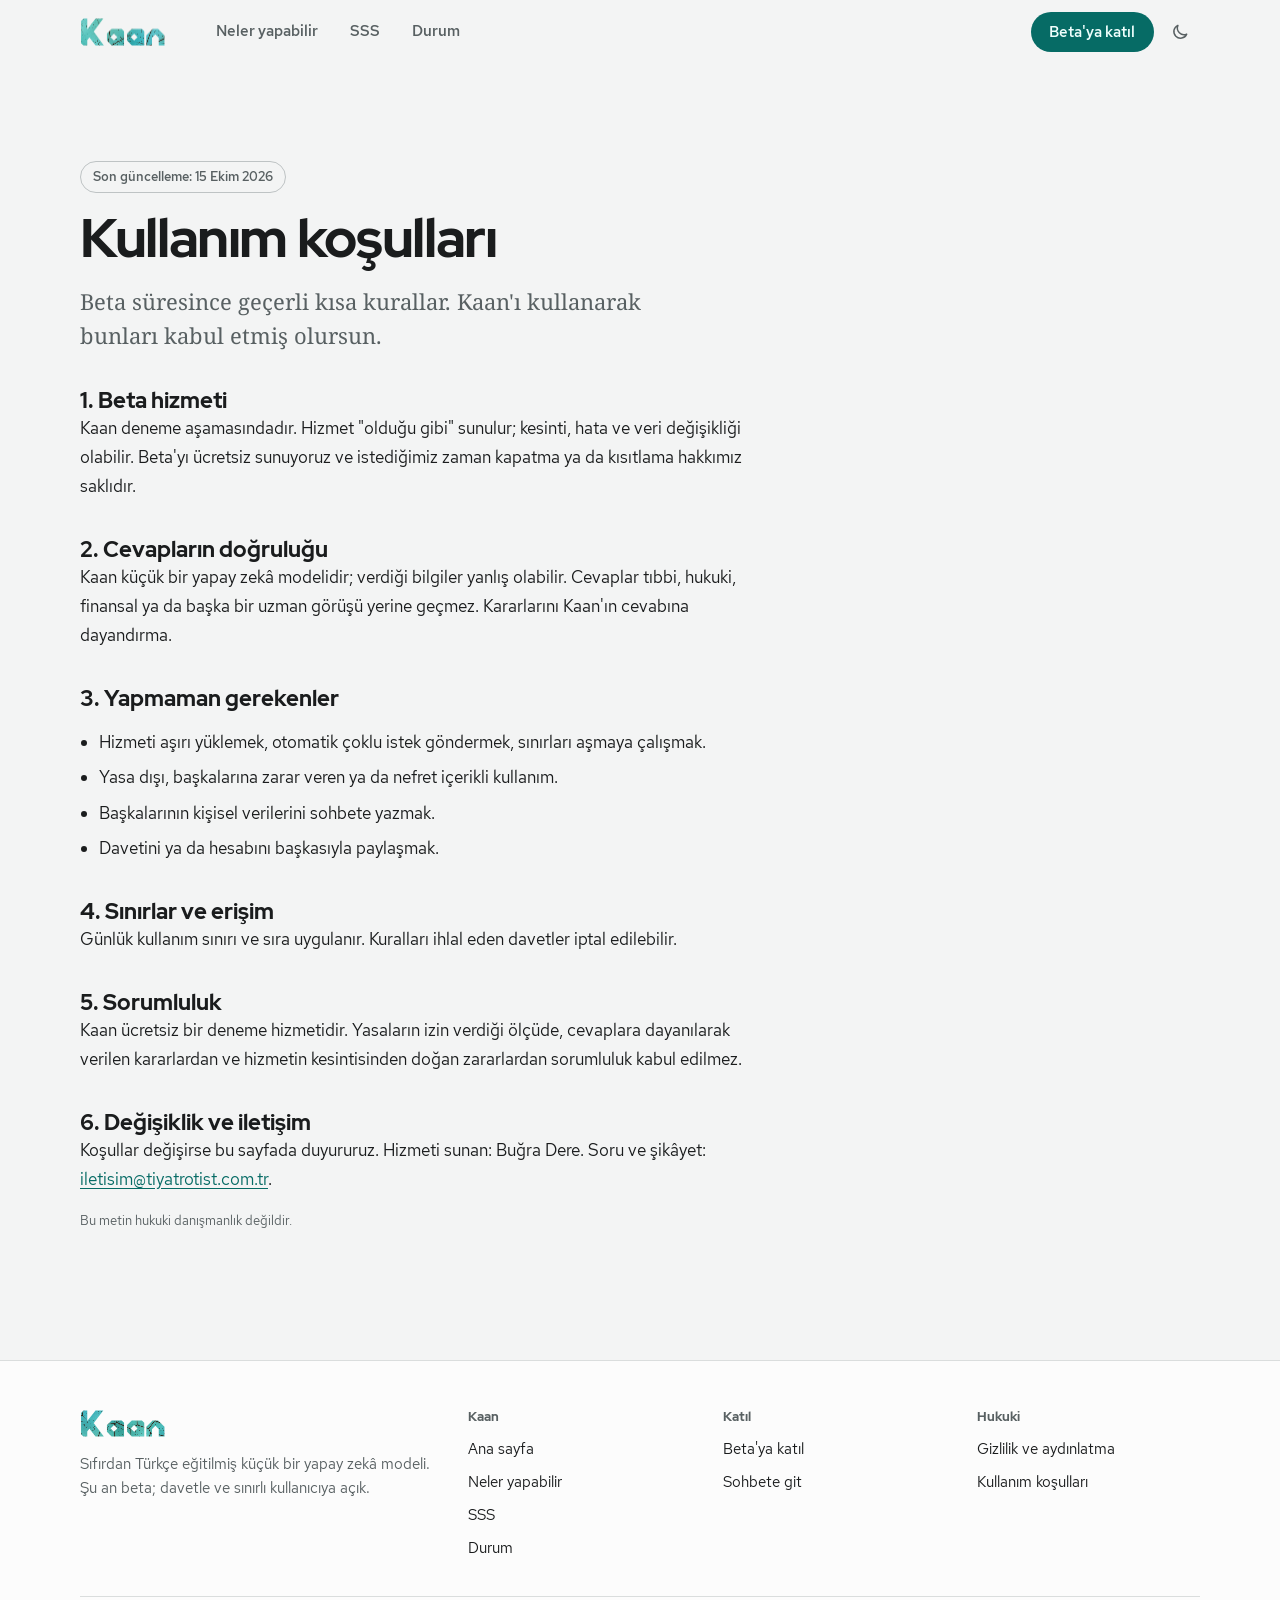
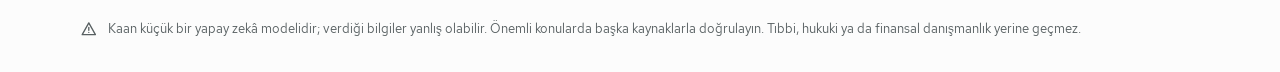
<file: kosullar.html>
<!doctype html>
<html lang="tr" data-tema="sistem">
<head>
  <meta charset="utf-8">
  <meta http-equiv="Content-Security-Policy" content="default-src 'self'; connect-src 'self'; img-src 'self' data:; style-src 'self' 'unsafe-inline'">
  <meta name="viewport" content="width=device-width, initial-scale=1, viewport-fit=cover">
  <meta name="color-scheme" content="light dark">
  <meta name="description" content="Kaan beta kullanım koşulları (taslak).">
  <title>Kullanım koşulları — Kaan</title>
  <link rel="icon" href="favicon.svg" type="image/svg+xml">
  <meta name="theme-color" content="#F3F4F4" media="(prefers-color-scheme: light)">
  <meta name="theme-color" content="#17181A" media="(prefers-color-scheme: dark)">
  <link rel="stylesheet" href="yazi.css?v=20261016200013">
  <link rel="stylesheet" href="tokenlar.css?v=20261016200013">
  <link rel="stylesheet" href="taban.css?v=20261016200013">
  <link rel="stylesheet" href="bilesenler.css?v=20261016200013">
  <link rel="stylesheet" href="hareket.css?v=20261016200013">
  <link rel="stylesheet" href="site.css?v=20261016200013">
  <script src="tema-erken.js?v=20261016200013"></script>
  <script type="module" src="site.js?v=20261016200013"></script>
</head>
<body data-sayfa="kosullar">
  <svg width="0" height="0" style="position:absolute" aria-hidden="true" focusable="false">
    <defs>
      <symbol id="i-ay" viewBox="0 0 24 24"><path d="M20 14.5A8 8 0 0 1 9.5 4a8 8 0 1 0 10.5 10.5z"/></symbol>
      <symbol id="i-gun" viewBox="0 0 24 24"><circle cx="12" cy="12" r="4"/><path d="M12 3v2M12 19v2M3 12h2M19 12h2M5.6 5.6l1.4 1.4M17 17l1.4 1.4M18.4 5.6L17 7M7 17l-1.4 1.4"/></symbol>
      <symbol id="i-menu" viewBox="0 0 24 24"><path d="M4 7h16M4 12h16M4 17h16"/></symbol>
      <symbol id="i-tik" viewBox="0 0 24 24"><path d="M5 12.5l4.5 4.5L19 7.5"/></symbol>
      <symbol id="i-ok" viewBox="0 0 24 24"><path d="M5 12h14M13 6l6 6-6 6"/></symbol>
      <symbol id="i-uyari" viewBox="0 0 24 24"><path d="M12 4l9 16H3z"/><path d="M12 10v4M12 17h.01"/></symbol>
      <symbol id="i-bilgi" viewBox="0 0 24 24"><circle cx="12" cy="12" r="9"/><path d="M12 11v5M12 8h.01"/></symbol>
    </defs>
  </svg>
  <a class="atla" href="#icerik">İçeriğe geç</a>

  <header class="site-ust" id="site_ust">
    <div class="site-ic site-ust-ic">
      <a class="site-marka" href="./" aria-label="Kaan — ana sayfa"><span id="marka_yazi" class="site-marka-yazi"></span></a>
      <nav class="site-nav" aria-label="Ana gezinme">
        <a href="sinirlar.html">Neler yapabilir</a>
        <a href="sss.html">SSS</a>
        <a href="durum.html">Durum</a>
      </nav>
      <div class="site-sag">
        <a class="dugme dugme-kucuk" href="beta.html">Beta'ya katıl</a>
        <button type="button" class="simge-dugme" id="tema_dugme" aria-label="Temayı değiştir" title="Temayı değiştir">
          <svg class="simge tema-ay" aria-hidden="true"><use href="#i-ay"/></svg>
          <svg class="simge tema-gun" aria-hidden="true"><use href="#i-gun"/></svg>
        </button>
        <button type="button" class="simge-dugme site-menu-dugme" id="site_menu" aria-label="Menü" aria-haspopup="menu" aria-expanded="false"><svg class="simge" aria-hidden="true"><use href="#i-menu"/></svg></button>
      </div>
    </div>
  </header>

  <main id="icerik" class="site-ana">
    <section class="bolum">
      <div class="site-ic">
        <div class="bolum-baslik"><span class="ust-etiket">Son güncelleme: 15 Ekim 2026</span><h1 class="buyuk">Kullanım koşulları</h1><p class="giris">Beta süresince geçerli kısa kurallar. Kaan'ı kullanarak bunları kabul etmiş olursun.</p></div>
        <div class="metin">
          <h2>1. Beta hizmeti</h2>
          <p>Kaan deneme aşamasındadır. Hizmet "olduğu gibi" sunulur; kesinti, hata ve veri değişikliği olabilir. Beta'yı ücretsiz sunuyoruz ve istediğimiz zaman kapatma ya da kısıtlama hakkımız saklıdır.</p>
          <h2>2. Cevapların doğruluğu</h2>
          <p>Kaan küçük bir yapay zekâ modelidir; verdiği bilgiler yanlış olabilir. Cevaplar tıbbi, hukuki, finansal ya da başka bir uzman görüşü yerine geçmez. Kararlarını Kaan'ın cevabına dayandırma.</p>
          <h2>3. Yapmaman gerekenler</h2>
          <ul>
            <li>Hizmeti aşırı yüklemek, otomatik çoklu istek göndermek, sınırları aşmaya çalışmak.</li>
            <li>Yasa dışı, başkalarına zarar veren ya da nefret içerikli kullanım.</li>
            <li>Başkalarının kişisel verilerini sohbete yazmak.</li>
            <li>Davetini ya da hesabını başkasıyla paylaşmak.</li>
          </ul>
          <h2>4. Sınırlar ve erişim</h2>
          <p>Günlük kullanım sınırı ve sıra uygulanır. Kuralları ihlal eden davetler iptal edilebilir.</p>
          <h2>5. Sorumluluk</h2>
          <p>Kaan ücretsiz bir deneme hizmetidir. Yasaların izin verdiği ölçüde, cevaplara dayanılarak verilen kararlardan ve hizmetin kesintisinden doğan zararlardan sorumluluk kabul edilmez.</p>
          <h2>6. Değişiklik ve iletişim</h2>
          <p>Koşullar değişirse bu sayfada duyururuz. Hizmeti sunan: Buğra Dere. Soru ve şikâyet: <a href="mailto:iletisim@tiyatrotist.com.tr">iletisim@tiyatrotist.com.tr</a>.</p>
          <p class="not-kucuk" style="text-align:left">Bu metin hukuki danışmanlık değildir.</p>
        </div>
      </div>
    </section>
  </main>

  <footer class="site-alt">
    <div class="site-ic">
      <div class="site-alt-izgara">
        <div class="site-alt-marka">
          <span id="alt_marka_yazi" class="site-marka-yazi"></span>
          <p>Sıfırdan Türkçe eğitilmiş küçük bir yapay zekâ modeli. Şu an beta; davetle ve sınırlı kullanıcıya açık.</p>
        </div>
        <nav aria-label="Kaan"><h2>Kaan</h2><ul>
          <li><a href="./">Ana sayfa</a></li><li><a href="sinirlar.html">Neler yapabilir</a></li><li><a href="sss.html">SSS</a></li><li><a href="durum.html">Durum</a></li>
        </ul></nav>
        <nav aria-label="Katıl"><h2>Katıl</h2><ul>
          <li><a href="beta.html">Beta'ya katıl</a></li><li><a href="https://kaan.tiyatrotist.com.tr/" data-uygulama>Sohbete git</a></li>
        </ul></nav>
        <nav aria-label="Hukuki"><h2>Hukuki</h2><ul>
          <li><a href="gizlilik.html">Gizlilik ve aydınlatma</a></li><li><a href="kosullar.html">Kullanım koşulları</a></li>
        </ul></nav>
      </div>
      <p class="site-uyari"><svg class="simge" aria-hidden="true"><use href="#i-uyari"/></svg><span>Kaan küçük bir yapay zekâ modelidir; verdiği bilgiler yanlış olabilir. Önemli konularda başka kaynaklarla doğrulayın. Tıbbi, hukuki ya da finansal danışmanlık yerine geçmez.</span></p>
    </div>
  </footer>
  <noscript><p style="padding:1rem;text-align:center">Bazı özellikler için JavaScript gerekir.</p></noscript>
</body>
</html>
</file>
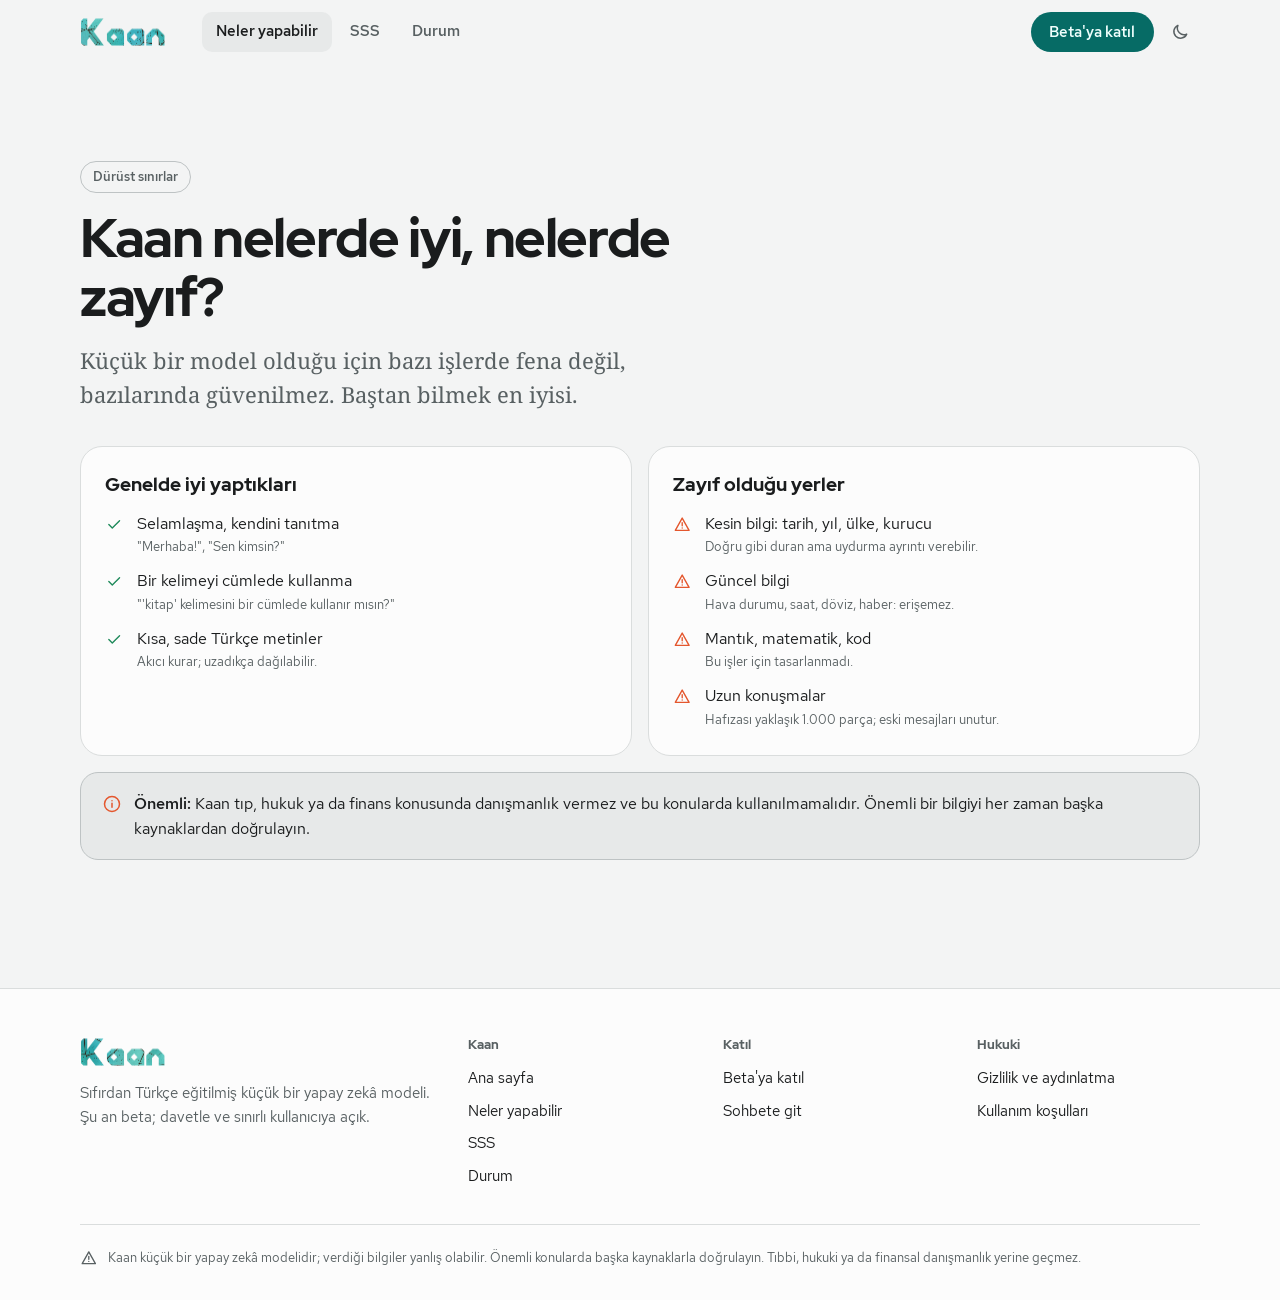
<file: sinirlar.html>
<!doctype html>
<html lang="tr" data-tema="sistem">
<head>
  <meta charset="utf-8">
  <meta http-equiv="Content-Security-Policy" content="default-src 'self'; connect-src 'self'; img-src 'self' data:; style-src 'self' 'unsafe-inline'">
  <meta name="viewport" content="width=device-width, initial-scale=1, viewport-fit=cover">
  <meta name="color-scheme" content="light dark">
  <meta name="description" content="Kaan nelerde iyi, nelerde zayıf? Dürüst sınırlar.">
  <title>Neler yapabilir? — Kaan</title>
  <link rel="icon" href="favicon.svg" type="image/svg+xml">
  <meta name="theme-color" content="#F3F4F4" media="(prefers-color-scheme: light)">
  <meta name="theme-color" content="#17181A" media="(prefers-color-scheme: dark)">
  <link rel="stylesheet" href="yazi.css?v=20261016200013">
  <link rel="stylesheet" href="tokenlar.css?v=20261016200013">
  <link rel="stylesheet" href="taban.css?v=20261016200013">
  <link rel="stylesheet" href="bilesenler.css?v=20261016200013">
  <link rel="stylesheet" href="hareket.css?v=20261016200013">
  <link rel="stylesheet" href="site.css?v=20261016200013">
  <script src="tema-erken.js?v=20261016200013"></script>
  <script type="module" src="site.js?v=20261016200013"></script>
</head>
<body data-sayfa="sinirlar">
  <svg width="0" height="0" style="position:absolute" aria-hidden="true" focusable="false">
    <defs>
      <symbol id="i-ay" viewBox="0 0 24 24"><path d="M20 14.5A8 8 0 0 1 9.5 4a8 8 0 1 0 10.5 10.5z"/></symbol>
      <symbol id="i-gun" viewBox="0 0 24 24"><circle cx="12" cy="12" r="4"/><path d="M12 3v2M12 19v2M3 12h2M19 12h2M5.6 5.6l1.4 1.4M17 17l1.4 1.4M18.4 5.6L17 7M7 17l-1.4 1.4"/></symbol>
      <symbol id="i-menu" viewBox="0 0 24 24"><path d="M4 7h16M4 12h16M4 17h16"/></symbol>
      <symbol id="i-tik" viewBox="0 0 24 24"><path d="M5 12.5l4.5 4.5L19 7.5"/></symbol>
      <symbol id="i-ok" viewBox="0 0 24 24"><path d="M5 12h14M13 6l6 6-6 6"/></symbol>
      <symbol id="i-uyari" viewBox="0 0 24 24"><path d="M12 4l9 16H3z"/><path d="M12 10v4M12 17h.01"/></symbol>
      <symbol id="i-bilgi" viewBox="0 0 24 24"><circle cx="12" cy="12" r="9"/><path d="M12 11v5M12 8h.01"/></symbol>
    </defs>
  </svg>
  <a class="atla" href="#icerik">İçeriğe geç</a>

  <header class="site-ust" id="site_ust">
    <div class="site-ic site-ust-ic">
      <a class="site-marka" href="./" aria-label="Kaan — ana sayfa"><span id="marka_yazi" class="site-marka-yazi"></span></a>
      <nav class="site-nav" aria-label="Ana gezinme">
        <a href="sinirlar.html" aria-current="page">Neler yapabilir</a>
        <a href="sss.html">SSS</a>
        <a href="durum.html">Durum</a>
      </nav>
      <div class="site-sag">
        <a class="dugme dugme-kucuk" href="beta.html">Beta'ya katıl</a>
        <button type="button" class="simge-dugme" id="tema_dugme" aria-label="Temayı değiştir" title="Temayı değiştir">
          <svg class="simge tema-ay" aria-hidden="true"><use href="#i-ay"/></svg>
          <svg class="simge tema-gun" aria-hidden="true"><use href="#i-gun"/></svg>
        </button>
        <button type="button" class="simge-dugme site-menu-dugme" id="site_menu" aria-label="Menü" aria-haspopup="menu" aria-expanded="false"><svg class="simge" aria-hidden="true"><use href="#i-menu"/></svg></button>
      </div>
    </div>
  </header>

  <main id="icerik" class="site-ana">
    <section class="bolum">
      <div class="site-ic">
        <div class="bolum-baslik">
          <span class="ust-etiket">Dürüst sınırlar</span>
          <h1 class="buyuk">Kaan nelerde iyi, nelerde zayıf?</h1>
          <p class="giris">Küçük bir model olduğu için bazı işlerde fena değil, bazılarında güvenilmez. Baştan bilmek en iyisi.</p>
        </div>
        <div class="iki-sutun">
          <article class="liste-kart iyi gizli-basla">
            <h3>Genelde iyi yaptıkları</h3>
            <ul>
              <li><svg class="simge" aria-hidden="true"><use href="#i-tik"/></svg><span>Selamlaşma, kendini tanıtma<small>"Merhaba!", "Sen kimsin?"</small></span></li>
              <li><svg class="simge" aria-hidden="true"><use href="#i-tik"/></svg><span>Bir kelimeyi cümlede kullanma<small>"'kitap' kelimesini bir cümlede kullanır mısın?"</small></span></li>
              <li><svg class="simge" aria-hidden="true"><use href="#i-tik"/></svg><span>Kısa, sade Türkçe metinler<small>Akıcı kurar; uzadıkça dağılabilir.</small></span></li>
            </ul>
          </article>
          <article class="liste-kart zayif gizli-basla">
            <h3>Zayıf olduğu yerler</h3>
            <ul>
              <li><svg class="simge" aria-hidden="true"><use href="#i-uyari"/></svg><span>Kesin bilgi: tarih, yıl, ülke, kurucu<small>Doğru gibi duran ama uydurma ayrıntı verebilir.</small></span></li>
              <li><svg class="simge" aria-hidden="true"><use href="#i-uyari"/></svg><span>Güncel bilgi<small>Hava durumu, saat, döviz, haber: erişemez.</small></span></li>
              <li><svg class="simge" aria-hidden="true"><use href="#i-uyari"/></svg><span>Mantık, matematik, kod<small>Bu işler için tasarlanmadı.</small></span></li>
              <li><svg class="simge" aria-hidden="true"><use href="#i-uyari"/></svg><span>Uzun konuşmalar<small>Hafızası yaklaşık 1.000 parça; eski mesajları unutur.</small></span></li>
            </ul>
          </article>
        </div>
        <div class="uyari-kutu gizli-basla" style="margin-top:16px">
          <svg class="simge" aria-hidden="true"><use href="#i-bilgi"/></svg>
          <p style="margin:0"><strong>Önemli:</strong> Kaan tıp, hukuk ya da finans konusunda danışmanlık vermez ve bu konularda kullanılmamalıdır. Önemli bir bilgiyi her zaman başka kaynaklardan doğrulayın.</p>
        </div>
      </div>
    </section>
  </main>

  <footer class="site-alt">
    <div class="site-ic">
      <div class="site-alt-izgara">
        <div class="site-alt-marka">
          <span id="alt_marka_yazi" class="site-marka-yazi"></span>
          <p>Sıfırdan Türkçe eğitilmiş küçük bir yapay zekâ modeli. Şu an beta; davetle ve sınırlı kullanıcıya açık.</p>
        </div>
        <nav aria-label="Kaan"><h2>Kaan</h2><ul>
          <li><a href="./">Ana sayfa</a></li><li><a href="sinirlar.html">Neler yapabilir</a></li><li><a href="sss.html">SSS</a></li><li><a href="durum.html">Durum</a></li>
        </ul></nav>
        <nav aria-label="Katıl"><h2>Katıl</h2><ul>
          <li><a href="beta.html">Beta'ya katıl</a></li><li><a href="https://kaan.tiyatrotist.com.tr/" data-uygulama>Sohbete git</a></li>
        </ul></nav>
        <nav aria-label="Hukuki"><h2>Hukuki</h2><ul>
          <li><a href="gizlilik.html">Gizlilik ve aydınlatma</a></li><li><a href="kosullar.html">Kullanım koşulları</a></li>
        </ul></nav>
      </div>
      <p class="site-uyari"><svg class="simge" aria-hidden="true"><use href="#i-uyari"/></svg><span>Kaan küçük bir yapay zekâ modelidir; verdiği bilgiler yanlış olabilir. Önemli konularda başka kaynaklarla doğrulayın. Tıbbi, hukuki ya da finansal danışmanlık yerine geçmez.</span></p>
    </div>
  </footer>
  <noscript><p style="padding:1rem;text-align:center">Bazı özellikler için JavaScript gerekir.</p></noscript>
</body>
</html>
</file>
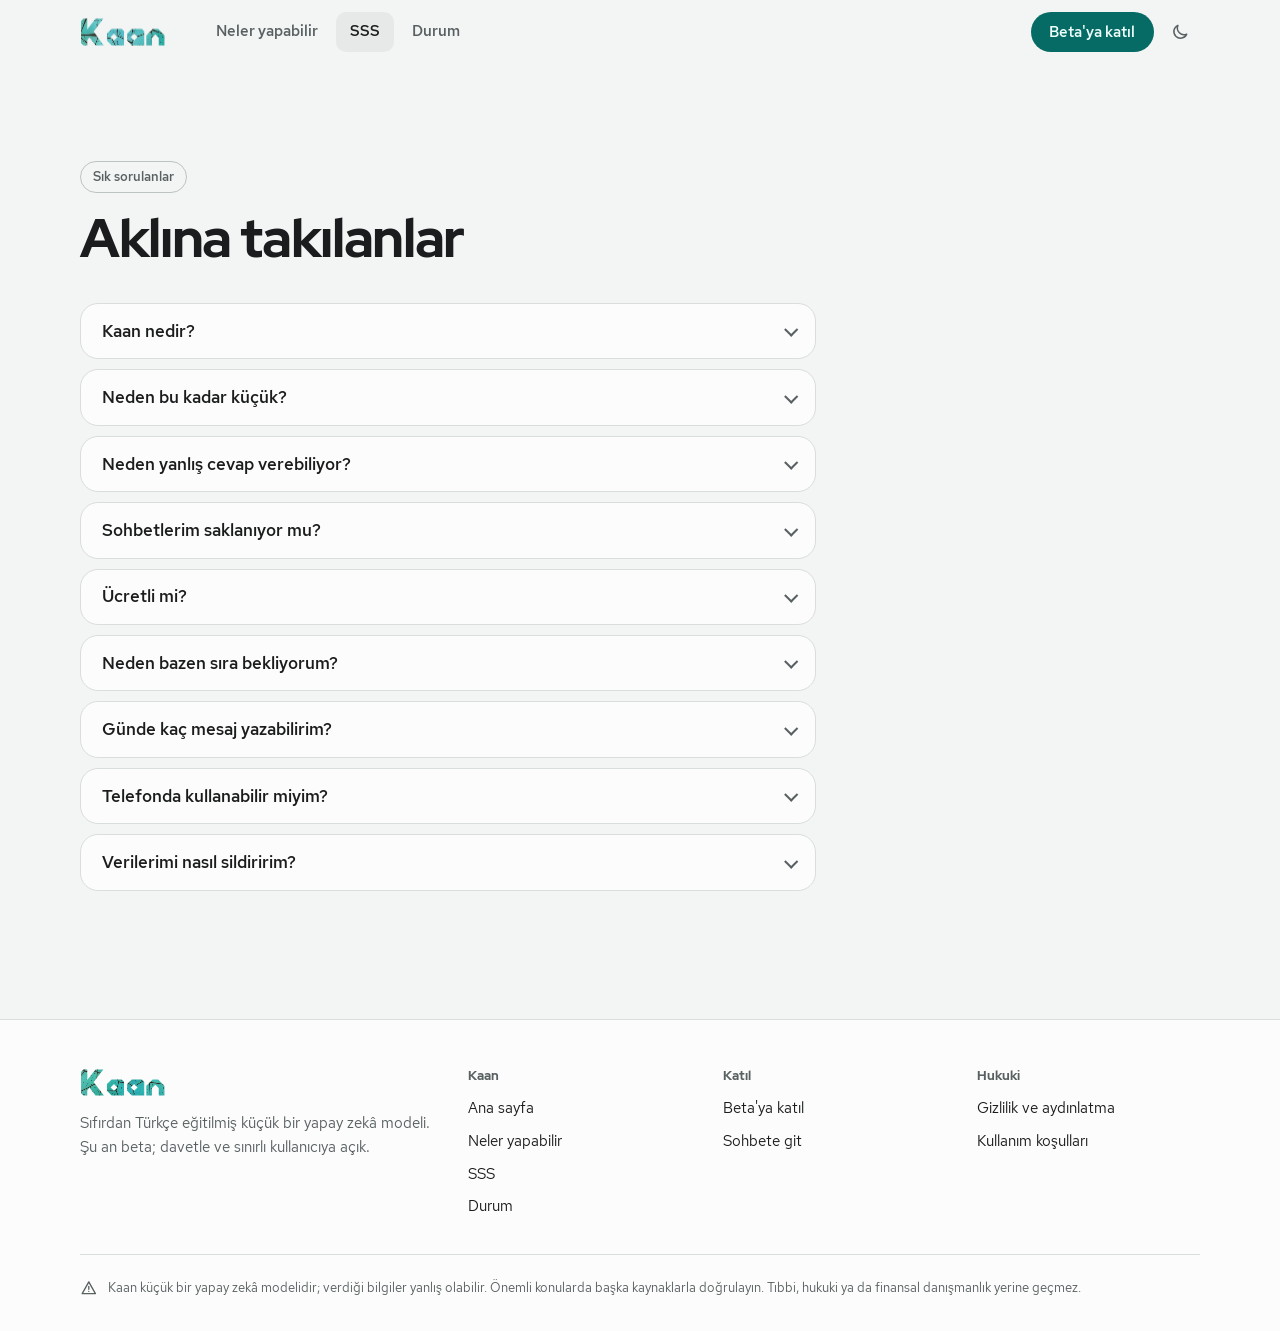
<file: sss.html>
<!doctype html>
<html lang="tr" data-tema="sistem">
<head>
  <meta charset="utf-8">
  <meta http-equiv="Content-Security-Policy" content="default-src 'self'; connect-src 'self'; img-src 'self' data:; style-src 'self' 'unsafe-inline'">
  <meta name="viewport" content="width=device-width, initial-scale=1, viewport-fit=cover">
  <meta name="color-scheme" content="light dark">
  <meta name="description" content="Kaan hakkında sık sorulan sorular ve cevapları.">
  <title>Sık sorulanlar — Kaan</title>
  <link rel="icon" href="favicon.svg" type="image/svg+xml">
  <meta name="theme-color" content="#F3F4F4" media="(prefers-color-scheme: light)">
  <meta name="theme-color" content="#17181A" media="(prefers-color-scheme: dark)">
  <link rel="stylesheet" href="yazi.css?v=20261016200013">
  <link rel="stylesheet" href="tokenlar.css?v=20261016200013">
  <link rel="stylesheet" href="taban.css?v=20261016200013">
  <link rel="stylesheet" href="bilesenler.css?v=20261016200013">
  <link rel="stylesheet" href="hareket.css?v=20261016200013">
  <link rel="stylesheet" href="site.css?v=20261016200013">
  <script src="tema-erken.js?v=20261016200013"></script>
  <script type="module" src="site.js?v=20261016200013"></script>
</head>
<body data-sayfa="sss">
  <svg width="0" height="0" style="position:absolute" aria-hidden="true" focusable="false">
    <defs>
      <symbol id="i-ay" viewBox="0 0 24 24"><path d="M20 14.5A8 8 0 0 1 9.5 4a8 8 0 1 0 10.5 10.5z"/></symbol>
      <symbol id="i-gun" viewBox="0 0 24 24"><circle cx="12" cy="12" r="4"/><path d="M12 3v2M12 19v2M3 12h2M19 12h2M5.6 5.6l1.4 1.4M17 17l1.4 1.4M18.4 5.6L17 7M7 17l-1.4 1.4"/></symbol>
      <symbol id="i-menu" viewBox="0 0 24 24"><path d="M4 7h16M4 12h16M4 17h16"/></symbol>
      <symbol id="i-tik" viewBox="0 0 24 24"><path d="M5 12.5l4.5 4.5L19 7.5"/></symbol>
      <symbol id="i-ok" viewBox="0 0 24 24"><path d="M5 12h14M13 6l6 6-6 6"/></symbol>
      <symbol id="i-uyari" viewBox="0 0 24 24"><path d="M12 4l9 16H3z"/><path d="M12 10v4M12 17h.01"/></symbol>
      <symbol id="i-bilgi" viewBox="0 0 24 24"><circle cx="12" cy="12" r="9"/><path d="M12 11v5M12 8h.01"/></symbol>
    </defs>
  </svg>
  <a class="atla" href="#icerik">İçeriğe geç</a>

  <header class="site-ust" id="site_ust">
    <div class="site-ic site-ust-ic">
      <a class="site-marka" href="./" aria-label="Kaan — ana sayfa"><span id="marka_yazi" class="site-marka-yazi"></span></a>
      <nav class="site-nav" aria-label="Ana gezinme">
        <a href="sinirlar.html">Neler yapabilir</a>
        <a href="sss.html" aria-current="page">SSS</a>
        <a href="durum.html">Durum</a>
      </nav>
      <div class="site-sag">
        <a class="dugme dugme-kucuk" href="beta.html">Beta'ya katıl</a>
        <button type="button" class="simge-dugme" id="tema_dugme" aria-label="Temayı değiştir" title="Temayı değiştir">
          <svg class="simge tema-ay" aria-hidden="true"><use href="#i-ay"/></svg>
          <svg class="simge tema-gun" aria-hidden="true"><use href="#i-gun"/></svg>
        </button>
        <button type="button" class="simge-dugme site-menu-dugme" id="site_menu" aria-label="Menü" aria-haspopup="menu" aria-expanded="false"><svg class="simge" aria-hidden="true"><use href="#i-menu"/></svg></button>
      </div>
    </div>
  </header>

  <main id="icerik" class="site-ana">
    <section class="bolum">
      <div class="site-ic">
        <div class="bolum-baslik"><span class="ust-etiket">Sık sorulanlar</span><h1 class="buyuk">Aklına takılanlar</h1></div>
        <div class="sss">
          <details><summary>Kaan nedir?</summary><div class="cevap">Türkçe metinlerle sıfırdan eğitilmiş küçük bir dil modeli (yaklaşık 110 milyon parametre). Hazır bir yabancı modelin Türkçeleştirilmiş hâli değil.</div></details>
          <details><summary>Neden bu kadar küçük?</summary><div class="cevap">Kaan'ı ücretsiz kaynaklarla eğitiyor ve tek bir sunucuda çalıştırıyoruz. Küçük model hızlı ve ucuzdur ama bilgisi sınırlıdır. Büyütmek için zaman ve donanım gerekiyor.</div></details>
          <details><summary>Neden yanlış cevap verebiliyor?</summary><div class="cevap">Küçük dil modelleri olguları tam ezberleyemez; akıcı ama yanlış cümleler kurabilir. Önemli bir konuda cevabı başka kaynaklardan doğrulayın.</div></details>
          <details><summary>Sohbetlerim saklanıyor mu?</summary><div class="cevap">Konuşmaların yalnızca kendi tarayıcında saklanır; sunucu mesajlarını günlüğe yazmaz. Uygulamadaki "Sohbeti sil" ile istediğin an silebilirsin. Beta'da kota için yalnızca e-posta özetin ve kullanım sayacın tutulacak; ayrıntılar <a href="gizlilik.html">gizlilik sayfasında</a>.</div></details>
          <details><summary>Ücretli mi?</summary><div class="cevap">Beta süresince ücretsiz. Ücretsiz kaynaklarla çalıştığımız için kullanım sınırlıdır.</div></details>
          <details><summary>Neden bazen sıra bekliyorum?</summary><div class="cevap">Kaan tek bir sunucuda çalışıyor ve aynı anda tek cevap üretebiliyor. Birden çok kişi yazarsa sıraya girilir; ekranda kaçıncı sırada olduğun görünür.</div></details>
          <details><summary>Günde kaç mesaj yazabilirim?</summary><div class="cevap">Beta'da kişi başı günlük bir sınır olacak (başlangıçta yaklaşık 20–25 mesaj; ilk denemelerden sonra ayarlanacak). Kalan hakkın uygulamada görünecek.</div></details>
          <details><summary>Telefonda kullanabilir miyim?</summary><div class="cevap">Evet. Tarayıcı menüsünden "Ana ekrana ekle" dersen uygulama gibi açılır.</div></details>
          <details><summary>Verilerimi nasıl sildiririm?</summary><div class="cevap">Sohbetleri uygulamadan silebilirsin. Hesap verisi için <a href="mailto:iletisim@tiyatrotist.com.tr">iletisim@tiyatrotist.com.tr</a> adresine yaz; talebini 7 gün içinde yerine getirmeyi hedefliyoruz.</div></details>
        </div>
      </div>
    </section>
  </main>

  <footer class="site-alt">
    <div class="site-ic">
      <div class="site-alt-izgara">
        <div class="site-alt-marka">
          <span id="alt_marka_yazi" class="site-marka-yazi"></span>
          <p>Sıfırdan Türkçe eğitilmiş küçük bir yapay zekâ modeli. Şu an beta; davetle ve sınırlı kullanıcıya açık.</p>
        </div>
        <nav aria-label="Kaan"><h2>Kaan</h2><ul>
          <li><a href="./">Ana sayfa</a></li><li><a href="sinirlar.html">Neler yapabilir</a></li><li><a href="sss.html">SSS</a></li><li><a href="durum.html">Durum</a></li>
        </ul></nav>
        <nav aria-label="Katıl"><h2>Katıl</h2><ul>
          <li><a href="beta.html">Beta'ya katıl</a></li><li><a href="https://kaan.tiyatrotist.com.tr/" data-uygulama>Sohbete git</a></li>
        </ul></nav>
        <nav aria-label="Hukuki"><h2>Hukuki</h2><ul>
          <li><a href="gizlilik.html">Gizlilik ve aydınlatma</a></li><li><a href="kosullar.html">Kullanım koşulları</a></li>
        </ul></nav>
      </div>
      <p class="site-uyari"><svg class="simge" aria-hidden="true"><use href="#i-uyari"/></svg><span>Kaan küçük bir yapay zekâ modelidir; verdiği bilgiler yanlış olabilir. Önemli konularda başka kaynaklarla doğrulayın. Tıbbi, hukuki ya da finansal danışmanlık yerine geçmez.</span></p>
    </div>
  </footer>
  <noscript><p style="padding:1rem;text-align:center">Bazı özellikler için JavaScript gerekir.</p></noscript>
</body>
</html>
</file>
<file: yazi.css>
/* Yerel yazı tipleri (harici kaynak yok). Hepsi SIL Open Font License; Türkçe harfler (ğ ı ş İ Ş Ğ ç ö ü â) tam desteklenir. Noto Serif, Latin + Latin-Ek-A kümesine küçültülmüştür (811 KB → 28 KB). */
@font-face{font-family:"Kaan Metin";src:url("RedHatText-Regular.woff2") format("woff2");font-weight:400;font-style:normal;font-display:swap}
@font-face{font-family:"Kaan Metin";src:url("RedHatText-Medium.woff2") format("woff2");font-weight:500 600;font-style:normal;font-display:swap}
@font-face{font-family:"Kaan Baslik";src:url("RedHatDisplay-Medium.woff2") format("woff2");font-weight:400 500;font-style:normal;font-display:swap}
@font-face{font-family:"Kaan Baslik";src:url("RedHatDisplay-Bold.woff2") format("woff2");font-weight:600 800;font-style:normal;font-display:swap}
@font-face{font-family:"Kaan Yazi";src:url("NotoSerif-Latin-Degisken.woff2") format("woff2");font-weight:400 700;font-style:normal;font-display:swap}
</file>
<file: tokenlar.css>
/* Tasarım belirteçleri: "Firuze" paleti (açık ve koyu: nötr pastel gri; firuze yalnızca vurgu ve taşta), yazı tipleri, hareket eğrileri. Renkler yalnızca burada tanımlanır.
   Esin: firuze taşı (turkuaz zemin, kahverengi matris damarı) ve gümüş işçiliği. */
:root {
  color-scheme: light;
  /* Açık tema — nötr pastel gri (koyu temayla aynı dil); firuze yalnızca vurgu ve taşta */
  --zemin: #F3F4F4;
  --yuzey: #FCFCFC;
  --yuzey-2: #E7E9E9;
  --murekkep: #1A1C1D;
  --murekkep-2: #586062;
  --cizgi: #DADDDD;
  --cizgi-guclu: #BEC3C4;
  --sinir: #868D8F; /* girdi kenarlığı: ≥3:1 (WCAG 1.4.11) */
  --vurgu: #066B65;
  --vurgu-ustu: #F0FFFD;
  --mercan: #E4572E;
  --hata: #B3361A;
  --tamam: #1F8A5B;
  --matris: #4A3322;
  --perde: rgba(0, 0, 0, 0.4);
  --golge: 0 1px 2px rgba(0, 0, 0, 0.06), 0 10px 30px rgba(0, 0, 0, 0.09);
  --tas-ustu: #03201E; /* taş üzerindeki simge rengi */

  --yazi-arayuz: "Kaan Metin", system-ui, -apple-system, "Segoe UI", sans-serif;
  --yazi-baslik: "Kaan Baslik", "Kaan Metin", system-ui, sans-serif;
  --yazi-yazi: "Kaan Yazi", "Noto Serif", Georgia, "Times New Roman", serif;

  --ease-cikis: cubic-bezier(0.2, 0.8, 0.2, 1);
  --ease-yay: cubic-bezier(0.34, 1.56, 0.64, 1);
  --ease-yumusak: cubic-bezier(0.45, 0, 0.2, 1);
  --sure-hizli: 0.18s;
  --sure: 0.35s;
  --sure-yavas: 0.7s;

  --kenar-genislik: 18rem;
  --sutun: 46rem;
}

/* Koyu tema — "gece": firuze gecesi; sistem koyuysa ve elle "açık" seçilmediyse */
@media (prefers-color-scheme: dark) {
  :root:not([data-tema="acik"]) {
    color-scheme: dark;
    --zemin: #17181A;
    --yuzey: #1F2123;
    --yuzey-2: #292C2E;
    --murekkep: #ECEFEF;
    --murekkep-2: #A2A8AB;
    --cizgi: #2D3032;
    --cizgi-guclu: #404447;
    --sinir: #6F767A;
    --vurgu: #4FD0BF;
    --vurgu-ustu: #06201D;
    --mercan: #FF7A55;
    --hata: #FF8F6D;
    --tamam: #5CCB8A;
    --perde: rgba(0, 0, 0, 0.6);
    --golge: 0 1px 2px rgba(0, 0, 0, 0.35), 0 12px 34px rgba(0, 0, 0, 0.5);
  }
}

/* Koyu tema — elle seçildiğinde */
:root[data-tema="koyu"] {
  color-scheme: dark;
  --zemin: #17181A;
  --yuzey: #1F2123;
  --yuzey-2: #292C2E;
  --murekkep: #ECEFEF;
  --murekkep-2: #A2A8AB;
  --cizgi: #2D3032;
  --cizgi-guclu: #404447;
  --sinir: #6F767A;
  --vurgu: #4FD0BF;
  --vurgu-ustu: #06201D;
  --mercan: #FF7A55;
  --hata: #FF8F6D;
  --tamam: #5CCB8A;
  --perde: rgba(0, 0, 0, 0.6);
  --golge: 0 1px 2px rgba(0, 0, 0, 0.35), 0 12px 34px rgba(0, 0, 0, 0.5);
}
</file>
<file: taban.css>
/* Taban: sıfırlama, tipografi, odak halkası, ortak küçük parçalar (simge, düğme, durum noktası). */
*, *::before, *::after { box-sizing: border-box; }

html { height: 100%; -webkit-text-size-adjust: 100%; }
body {
  margin: 0;
  height: 100%;
  overflow: hidden;
  background: var(--zemin);
  color: var(--murekkep);
  font: 400 1rem/1.55 var(--yazi-arayuz);
  -webkit-font-smoothing: antialiased;
  text-rendering: optimizeLegibility;
  transition: background-color var(--sure) var(--ease-yumusak), color var(--sure) var(--ease-yumusak);
}

h1, h2, h3, p, ul, dl, dd, fieldset { margin: 0; padding: 0; }
ul { list-style: none; }
fieldset { border: 0; min-width: 0; }
button, input, textarea { font: inherit; color: inherit; }
button { cursor: pointer; background: none; border: 0; padding: 0; -webkit-tap-highlight-color: transparent; }
[hidden] { display: none !important; }

::selection { background: color-mix(in srgb, var(--vurgu) 28%, transparent); }

/* Odak halkası her etkileşimli öğede görünür (klavye kullanıcıları için) */
:focus-visible {
  outline: 2px solid var(--vurgu);
  outline-offset: 2px;
  border-radius: 8px;
}
textarea:focus-visible, input[type="search"]:focus-visible { outline: none; }

.atla {
  position: absolute; left: 16px; top: -48px; z-index: 100;
  background: var(--vurgu); color: var(--vurgu-ustu);
  padding: 8px 14px; border-radius: 10px; text-decoration: none; font-weight: 500;
  transition: top var(--sure) var(--ease-cikis);
}
.atla:focus { top: 12px; }

/* Simgeler */
.simge {
  width: 1.25rem; height: 1.25rem; flex: none;
  fill: none; stroke: currentColor; stroke-width: 1.8; stroke-linecap: round; stroke-linejoin: round;
}

/* Düğmeler */
.simge-dugme {
  width: 2.5rem; height: 2.5rem; flex: none;
  display: inline-grid; place-items: center;
  border-radius: 12px; color: var(--murekkep-2);
  transition: background-color var(--sure-hizli), color var(--sure-hizli), transform var(--sure) var(--ease-yay);
}
.simge-dugme:hover { background: var(--yuzey-2); color: var(--murekkep); }
.simge-dugme:active { transform: scale(0.92); }
.simge-dugme.kucuk { width: 2rem; height: 2rem; border-radius: 10px; }
.simge-dugme.kucuk .simge { width: 1.1rem; height: 1.1rem; }

.metin-dugme {
  display: inline-flex; align-items: center; gap: 0.4rem;
  min-height: 2.5rem; padding: 0 0.85rem; border-radius: 12px;
  color: var(--murekkep-2); font-weight: 500; font-size: 0.875rem;
  transition: background-color var(--sure-hizli), color var(--sure-hizli), transform var(--sure) var(--ease-yay);
}
.metin-dugme:hover { background: var(--yuzey-2); color: var(--murekkep); }
.metin-dugme:active { transform: scale(0.96); }
.metin-dugme.tehlike:hover { color: var(--hata); background: color-mix(in srgb, var(--hata) 10%, transparent); }
.metin-dugme .simge { width: 1.1rem; height: 1.1rem; }

/* Durum noktası: kontrol / hazir / mesgul / yukleniyor / kapali */
.durum-nokta {
  width: 0.5rem; height: 0.5rem; border-radius: 50%; flex: none;
  background: var(--murekkep-2);
  transition: background-color var(--sure);
}
.durum-nokta[data-durum="hazir"] { background: var(--tamam); animation: nabiz 2.8s ease-in-out infinite; }
.durum-nokta[data-durum="mesgul"] { background: var(--mercan); animation: nabiz 1.2s ease-in-out infinite; }
.durum-nokta[data-durum="yukleniyor"], .durum-nokta[data-durum="kontrol"] { background: var(--vurgu); animation: nabiz 1.2s ease-in-out infinite; }
.durum-nokta[data-durum="kapali"] { background: var(--hata); }

.sr-only { position: absolute; width: 1px; height: 1px; margin: -1px; padding: 0; overflow: hidden; clip: rect(0 0 0 0); white-space: nowrap; border: 0; }

/* Kaan yazısı ve K simgesi: taş dolgulu canvas (js/tas.js); hazır olunca yumuşakça belirir */
.kaan-yazi, .isaret { display: block; flex: none; }
.kaan-yazi { width: 100%; height: auto; }
.tas { opacity: 0; transition: opacity 0.9s var(--ease-yumusak); }
.tas[data-hazir] { opacity: 1; }
.isaret[data-durum="hata"] { animation: salla 0.5s var(--ease-cikis) 1; }
</file>
<file: bilesenler.css>
/* Bileşenler: yerleşim, kenar çubuğu, üst çubuk, yazılı sayfa (mesajlar), yazı alanı, ayarlar, açılış katmanı. */

/* ---------- Yerleşim ---------- */
.uygulama {
  display: grid;
  grid-template-columns: var(--kenar-genislik) minmax(0, 1fr);
  height: 100dvh;
  transition: grid-template-columns 0.5s var(--ease-cikis);
}
.uygulama[data-kenar="kapali"] { grid-template-columns: 0 minmax(0, 1fr); }

.ana {
  position: relative;
  display: grid;
  grid-template-rows: auto auto minmax(0, 1fr) auto;
  grid-template-columns: minmax(0, 1fr);   /* örtük "auto" sütun, kırılmayan bir satırla (uzun başlık vb.) telefonda sayfayı genişletiyordu */
  min-width: 0;
  height: 100dvh;
}

/* ---------- Kenar çubuğu ---------- */
.kenar {
  min-width: 0;
  overflow: hidden;
  background: var(--yuzey);
  border-right: 1px solid var(--cizgi);
  transition: background-color var(--sure), border-color var(--sure), transform 0.5s var(--ease-cikis);
}
.kenar-ic {
  width: var(--kenar-genislik);
  height: 100dvh;
  display: flex;
  flex-direction: column;
  gap: 12px;
  padding: 14px 12px 10px;
}
.kenar-ust { display: flex; align-items: center; justify-content: space-between; padding: 0 4px 0 6px; }
.marka { display: flex; align-items: center; }
.marka-yazi { display: block; width: 4.9rem; }
.marka:hover .kaan-yazi .doku { animation-duration: 7s; }
.kenar-kapat { display: none; }

.yeni-sohbet {
  display: flex; align-items: center; gap: 10px;
  min-height: 2.75rem; padding: 0 14px;
  border: 1px solid var(--cizgi-guclu); border-radius: 14px;
  font-weight: 500; color: var(--murekkep);
  transition: background-color var(--sure-hizli), border-color var(--sure-hizli), transform var(--sure) var(--ease-yay);
}
.yeni-sohbet .simge { color: var(--vurgu); transition: transform var(--sure) var(--ease-yay); }
.yeni-sohbet:hover { background: var(--yuzey-2); border-color: var(--vurgu); }
.yeni-sohbet:hover .simge { transform: rotate(90deg); }
.yeni-sohbet:active { transform: scale(0.97); }

.arama {
  display: flex; align-items: center; gap: 8px; padding: 0 12px; min-height: 2.5rem;
  background: var(--yuzey-2); border: 1px solid var(--sinir); border-radius: 12px;
  color: var(--murekkep-2);
  transition: border-color var(--sure-hizli), background-color var(--sure);
}
.arama:focus-within { border-color: var(--vurgu); background: var(--yuzey); }
.arama input { flex: 1; min-width: 0; border: 0; background: transparent; outline: none; font-size: 0.9375rem; color: var(--murekkep); }
.arama input::placeholder { color: var(--murekkep-2); }
.arama input::-webkit-search-cancel-button { display: none; }

.liste-kap { flex: 1; min-height: 0; overflow-y: auto; margin: 0 -6px; padding: 0 6px; scrollbar-width: thin; scrollbar-color: var(--cizgi-guclu) transparent; }
.sohbet-listesi { position: relative; padding-bottom: 8px; }
.liste-bos { padding: 16px 8px; color: var(--murekkep-2); font-size: 0.9rem; }

.etkin-isaretci {
  position: absolute; left: -6px; top: 0; width: 3px; height: 0; border-radius: 3px;
  background: var(--vurgu); opacity: 0;
  transition: transform 0.55s var(--ease-yay), height 0.4s var(--ease-cikis), opacity var(--sure);
}
.etkin-isaretci[data-gorunur] { opacity: 1; }

.grup-etiket { padding: 14px 10px 4px; font: 500 0.75rem/1.2 var(--yazi-arayuz); color: var(--murekkep-2); }
.sohbet-ogesi {
  position: relative; display: flex; align-items: center; border-radius: 12px;
  transition: background-color var(--sure-hizli);
}
.sohbet-ogesi:hover, .sohbet-ogesi:focus-within { background: var(--yuzey-2); }
.sohbet-ogesi[data-etkin] { background: color-mix(in srgb, var(--vurgu) 11%, transparent); }
.sohbet-ac {
  flex: 1; min-width: 0; text-align: left; min-height: 2.5rem; padding: 0 10px; border-radius: 12px;
  display: flex; align-items: center; font-size: 0.9375rem; color: var(--murekkep);
}
.sohbet-baslik { overflow: hidden; text-overflow: ellipsis; white-space: nowrap; }
.sohbet-ogesi[data-etkin] .sohbet-baslik { font-weight: 500; }
.sohbet-ogesi input.yeniden-ad {
  flex: 1; min-width: 0; margin: 4px 6px; min-height: 2rem; padding: 0 8px; border-radius: 9px;
  border: 1px solid var(--vurgu); background: var(--yuzey); outline: none; font-size: 0.9375rem;
}

.kenar-alt { display: flex; align-items: center; gap: 6px; padding: 8px 4px 0 8px; border-top: 1px solid var(--cizgi); }
.model-ozet { flex: 1; min-width: 0; display: flex; align-items: center; gap: 8px; font-size: 0.8125rem; color: var(--murekkep-2); }
.model-ozet-metin { overflow: hidden; text-overflow: ellipsis; white-space: nowrap; }

/* ---------- Üst çubuk ---------- */
.ust {
  display: flex; align-items: center; gap: 6px; min-height: 3.5rem; padding: 8px 12px;
  border-bottom: 1px solid transparent;
  transition: border-color var(--sure);
}
.ust[data-kaydi] { border-bottom-color: var(--cizgi); }
.ust-baslik {
  flex: 1; min-width: 0; padding: 0 6px;
  font: 500 1.0625rem/1.3 var(--yazi-baslik);
  white-space: nowrap; overflow: hidden; text-overflow: ellipsis;
}
.durum-rozet {
  display: inline-flex; align-items: center; gap: 8px; flex: none;
  padding: 4px 12px; border: 1px solid var(--cizgi); border-radius: 999px;
  font-size: 0.8125rem; color: var(--murekkep-2);
  transition: border-color var(--sure), color var(--sure);
}
.durum-rozet[data-durum="kapali"] { color: var(--hata); border-color: color-mix(in srgb, var(--hata) 45%, transparent); }

#tema_dugme { position: relative; }
#tema_dugme .simge { grid-area: 1 / 1; transition: opacity var(--sure), transform 0.6s var(--ease-yay); }
.tema-gun { opacity: 0; transform: rotate(-90deg) scale(0.4); }
@media (prefers-color-scheme: dark) {
  :root:not([data-tema="acik"]) .tema-ay { opacity: 0; transform: rotate(90deg) scale(0.4); }
  :root:not([data-tema="acik"]) .tema-gun { opacity: 1; transform: none; }
}
:root[data-tema="koyu"] .tema-ay { opacity: 0; transform: rotate(90deg) scale(0.4); }
:root[data-tema="koyu"] .tema-gun { opacity: 1; transform: none; }

/* ---------- Bağlantı şeridi ---------- */
.serit { display: grid; grid-template-rows: 0fr; transition: grid-template-rows var(--sure) var(--ease-cikis); }
.serit[data-acik] { grid-template-rows: 1fr; }
.serit-ic { min-height: 0; overflow: hidden; }
.serit-govde {
  display: flex; align-items: center; gap: 10px; padding: 10px 16px;
  background: color-mix(in srgb, var(--mercan) 13%, var(--yuzey));
  border-block: 1px solid color-mix(in srgb, var(--mercan) 35%, transparent);
  font-size: 0.9rem;
}
.serit-govde .simge { color: var(--hata); }
.serit-govde #serit_yazi { flex: 1; min-width: 0; }

/* ---------- Sayfa ---------- */
.sayfa-kap { position: relative; min-height: 0; }
.sayfa {
  height: 100%; overflow-y: auto; overflow-x: hidden; padding: 0 16px; outline: none;
  overscroll-behavior: contain; scrollbar-width: thin; scrollbar-color: var(--cizgi-guclu) transparent;
}
.sayfa-ic { position: relative; max-width: var(--sutun); margin: 0 auto; min-height: 100%; display: flex; flex-direction: column; padding: 8px 0 28px; }

.alta-git {
  position: absolute; left: 50%; bottom: 12px; transform: translateX(-50%);
  display: inline-flex; align-items: center; gap: 6px; min-height: 2.5rem; padding: 0 16px 0 12px;
  border-radius: 999px; background: var(--yuzey); border: 1px solid var(--cizgi-guclu);
  box-shadow: var(--golge); font-size: 0.875rem; font-weight: 500; color: var(--murekkep);
}
.alta-git .simge { width: 1.05rem; height: 1.05rem; color: var(--vurgu); }
.alta-git:hover { border-color: var(--vurgu); }

/* ---------- Boş sohbet ---------- */
.bos { flex: 1; display: flex; flex-direction: column; justify-content: center; padding: 2rem 0 3rem; }
.bos-yazi { width: min(94%, 31rem); margin: 0 0 1.3rem -0.3rem; }
.bos-alt { margin: 0.4rem 0 1.6rem; font: 400 1.25rem/1.4 var(--yazi-yazi); color: var(--murekkep-2); }
.oneriler { display: flex; flex-wrap: wrap; gap: 0.6rem; }
.oneri {
  text-align: left; padding: 0.55rem 1rem; border-radius: 999px;
  background: var(--yuzey); border: 1px solid var(--cizgi-guclu);
  font-size: 0.9375rem; line-height: 1.4; color: var(--murekkep);
  transition: border-color var(--sure-hizli), background-color var(--sure-hizli), color var(--sure-hizli), transform var(--sure) var(--ease-yay);
}
.oneri:hover { border-color: var(--vurgu); color: var(--vurgu); transform: translateY(-2px); }
.oneri:active { transform: scale(0.96); }

/* ---------- Sohbet: sağda balonlu soru, solda etiketsiz serif cevap ---------- */
.mesaj-listesi { display: block; padding-top: 6px; }
.mesaj { position: relative; }
.mesaj-kullanici { display: flex; flex-direction: column; align-items: flex-end; margin: 26px 0 12px; }
.mesaj-kullanici:first-child { margin-top: 8px; }
.mesaj-asistan { margin: 4px 0 22px; }

.mesaj-metin { white-space: pre-wrap; overflow-wrap: anywhere; word-break: normal; }
.mesaj-kullanici .mesaj-metin {
  max-width: min(88%, 36rem); padding: 0.7rem 1.05rem; background: var(--yuzey-2); border-radius: 20px 20px 6px 20px;
  font-size: 1rem; line-height: 1.6; transition: background-color var(--sure);
}
.mesaj-asistan .mesaj-metin { font: 400 1.1875rem/1.78 var(--yazi-yazi); }

.mesaj-alt { display: flex; align-items: center; gap: 4px; min-height: 2rem; margin-top: 8px; }
.mesaj-alt .isaret { margin: 0 6px 0 2px; }
.etiket-durum { margin-right: 6px; font-size: 0.8125rem; color: var(--murekkep-2); }

.imlec {
  display: inline-block; width: 0.5em; height: 0.5em; margin-left: 0.15em; vertical-align: 0.04em;
  border-radius: 50%; background: var(--vurgu);
}

.mesaj-araclar { display: flex; flex-wrap: wrap; gap: 0; margin: 0; }
.mesaj-kullanici > .mesaj-araclar { justify-content: flex-end; margin-top: 4px; }
@media (hover: hover) {
  .mesaj-asistan:not([data-son]) .mesaj-araclar { opacity: 0; transition: opacity var(--sure); }
  .mesaj-asistan:hover .mesaj-araclar, .mesaj-asistan:focus-within .mesaj-araclar { opacity: 1; }
  .mesaj-kullanici > .mesaj-araclar { opacity: 0; transition: opacity var(--sure); }
  .mesaj-kullanici:hover > .mesaj-araclar, .mesaj-kullanici:focus-within > .mesaj-araclar { opacity: 1; }
}
.metin-dugme[data-kopyalandi] { color: var(--tamam); }

.mesaj-not { display: flex; align-items: center; gap: 0.5rem; flex-wrap: wrap; margin-top: 0.5rem; font-size: 0.875rem; color: var(--murekkep-2); }
.mesaj-not.hata { color: var(--hata); }
.mesaj-not .metin-dugme { min-height: 2.25rem; }
.geri-sayim { width: 100%; height: 3px; border-radius: 3px; background: var(--cizgi); overflow: hidden; }
.geri-sayim > i { display: block; height: 100%; background: var(--vurgu); transform-origin: left; }

/* Uçuş kopyası: örnek soru, sohbete uçarken */
.ucan { position: fixed; z-index: 70; margin: 0; pointer-events: none; transform-origin: 0 0; white-space: pre-wrap; font-size: 0.9375rem; line-height: 1.4; color: var(--vurgu); }

/* ---------- Yazı alanı ---------- */
.yazi-alani { padding: 8px 16px calc(12px + env(safe-area-inset-bottom)); }
.yazi-kutu { max-width: var(--sutun); margin: 0 auto; }
.yazi-alan {
  position: relative; display: flex; flex-direction: column; gap: 2px; padding: 14px 10px 10px 18px;
  background: var(--yuzey); border: 1px solid var(--sinir); border-radius: 26px;
  box-shadow: 0 1px 2px rgba(0, 0, 0, 0.04);
  transition: border-color var(--sure-hizli), box-shadow var(--sure), background-color var(--sure);
}
.yazi-alan:focus-within { border-color: var(--vurgu); box-shadow: 0 0 0 3px color-mix(in srgb, var(--vurgu) 24%, transparent); }
.yazi-alan textarea {
  display: block; width: 100%; max-height: 11rem; min-height: 2.6rem; padding: 0 8px 0 0; margin: 0;
  border: 0; background: transparent; outline: none; resize: none; font-size: 1rem; line-height: 1.55;
  transition: height 0.2s var(--ease-cikis);
}
.yazi-alan textarea::placeholder { color: var(--murekkep-2); }
.yazi-arac { display: flex; align-items: center; justify-content: space-between; gap: 8px; }

.gonder {
  position: relative; display: grid; place-items: center; flex: none;
  width: 2.5rem; height: 2.5rem; border-radius: 50%;
  overflow: hidden; background: var(--vurgu); color: var(--tas-ustu);
  transition: transform var(--sure) var(--ease-yay), opacity var(--sure), background-color var(--sure), color var(--sure);
}
.gonder:hover { transform: scale(1.06); }
.gonder:active { transform: scale(0.92); }
.tas-yuzey { position: absolute; inset: 0; width: 100%; height: 100%; border-radius: 50%; }
.gonder .simge { position: relative; z-index: 1; grid-area: 1 / 1; transition: opacity 0.25s, transform 0.45s var(--ease-yay); }
.gonder .sim-durdur { opacity: 0; transform: scale(0.4) rotate(-90deg); }
.gonder[aria-disabled="true"]:not([data-mod="durdur"]) { opacity: 0.38; transform: scale(0.9); cursor: default; }
.gonder[data-mod="durdur"] { background: var(--murekkep); color: var(--zemin); }
.gonder[data-mod="durdur"] .sim-gonder { opacity: 0; transform: scale(0.4) rotate(90deg); }
.gonder[data-mod="durdur"] .sim-durdur { opacity: 1; transform: none; }
.gonder[data-mod="durdur"]::after {
  content: ""; position: absolute; inset: -2px; border-radius: 50%;
  border: 2px solid var(--vurgu); animation: halka 1.6s var(--ease-cikis) infinite;
}

.yazi-alt { display: flex; align-items: flex-start; justify-content: space-between; gap: 12px; padding: 8px 10px 0; }
.uyari { font-size: 0.8125rem; line-height: 1.5; color: var(--murekkep-2); }
.sayac { font-size: 0.75rem; line-height: 1.5; color: var(--murekkep-2); font-variant-numeric: tabular-nums; white-space: nowrap; }
.sayac[data-sinir] { color: var(--hata); font-weight: 500; }

/* ---------- Açılış katmanı ---------- */
.acilis {
  position: fixed; inset: 0; z-index: 60; display: grid; place-items: center;
  background: var(--zemin);
  transition: opacity 0.7s var(--ease-yumusak), visibility 0.7s, transform 0.7s var(--ease-cikis);
}
.acilis[data-gizli] { opacity: 0; visibility: hidden; transform: scale(1.04); pointer-events: none; }
.acilis-ic { display: grid; justify-items: center; gap: 1.1rem; padding: 0 16px; text-align: center; }
.acilis-isaret { position: relative; width: min(80vw, 27rem); }
.acilis-isaret canvas { position: absolute; left: 0; top: 0; transform-origin: 0 0; }
.acilis-yedek { display: block; width: 100%; height: auto; overflow: visible; }
.acilis-yedek .yedek-harf path { fill: url(#firuze-gradyan); }
.acilis-yedek .yedek-n path { fill: none; stroke: url(#firuze-gradyan); stroke-width: 22; stroke-linejoin: miter; stroke-miterlimit: 4; }
/* Taşlı logo, düz logonun harf yükselişi bitene dek gizli bekler; sonra aynı geometrinin üstünde yerinde belirir, düz logo ardından söner */
.acilis-isaret .tas[data-hazir] { opacity: 0; }
.acilis-isaret[data-yedek-bitti] .tas[data-hazir] { opacity: 1; transition-duration: 0.6s; }
.acilis-isaret[data-yedek-bitti]:has(canvas[data-hazir]) .acilis-yedek { opacity: 0; transition: opacity 0.25s linear 0.6s; }
.acilis.ucuyor .acilis-isaret .tas { opacity: 1; transition: none; }      /* uçuşta yalnızca taşlı logo: ikinci kopya kalmaz */
.acilis.ucuyor .acilis-yedek { opacity: 0; transition: none; }
.acilis.ucuyor { background: transparent; transition: background-color 0.7s var(--ease-yumusak); }
.acilis.ucuyor[data-gizli] { transform: none; }
.acilis.ucuyor .acilis-yazi { opacity: 0; transition: opacity 0.35s; }
.acilis-yazi { font: 400 1.15rem/1.5 var(--yazi-yazi); color: var(--murekkep-2); }

/* ---------- Ayarlar ---------- */
.ayarlar {
  width: min(calc(100vw - 32px), 28rem); max-height: min(calc(100dvh - 32px), 44rem); overflow: auto;
  padding: 0; border: 1px solid var(--cizgi-guclu); border-radius: 24px;
  background: var(--yuzey); color: var(--murekkep); box-shadow: var(--golge);
}
.ayarlar::backdrop { background: var(--perde); }
.ayarlar-ic { display: grid; gap: 22px; padding: 20px 22px 18px; }
.ayarlar-ust { display: flex; align-items: center; justify-content: space-between; }
.ayarlar-ust h2 { font: 600 1.35rem/1.2 var(--yazi-baslik); }
.grup legend, .grup h3, .kaydirgac label { font: 500 0.9375rem/1.3 var(--yazi-arayuz); }
.grup legend { padding: 0; margin-bottom: 10px; }
.grup { display: grid; gap: 8px; }
.ipucu { font-size: 0.8125rem; line-height: 1.5; color: var(--murekkep-2); }
.kaydirgac { display: flex; align-items: baseline; justify-content: space-between; }
.kaydirgac output { font-variant-numeric: tabular-nums; font-weight: 500; color: var(--vurgu); }
input[type="range"] { width: 100%; height: 1.75rem; accent-color: var(--vurgu); margin: 0; }

.segment { display: grid; grid-template-columns: repeat(3, 1fr); gap: 3px; padding: 3px; background: var(--yuzey-2); border-radius: 14px; }
.segment label { position: relative; display: block; }
.segment input { position: absolute; opacity: 0; inset: 0; width: 100%; height: 100%; margin: 0; cursor: pointer; }
.segment span {
  display: grid; place-items: center; min-height: 2.5rem; border-radius: 11px; font-size: 0.9375rem; color: var(--murekkep-2);
  transition: background-color var(--sure), color var(--sure), box-shadow var(--sure);
}
.segment input:checked + span { background: var(--yuzey); color: var(--murekkep); font-weight: 500; box-shadow: 0 1px 3px rgba(16, 34, 74, 0.16); }
.segment input:focus-visible + span { outline: 2px solid var(--vurgu); outline-offset: 1px; }

.model-karti { padding: 14px 16px; border-radius: 16px; background: var(--yuzey-2); }
.model-karti dl { display: grid; gap: 4px; }
.model-karti dl > div { display: flex; justify-content: space-between; gap: 12px; font-size: 0.875rem; }
.model-karti dt { color: var(--murekkep-2); }
.model-karti dd { font-weight: 500; text-align: right; font-variant-numeric: tabular-nums; }
.ayarlar-alt { display: flex; flex-wrap: wrap; justify-content: space-between; gap: 6px; margin: 0 -8px; }

/* ---------- Dar ekran: kenar çubuğu çekmeceye döner ---------- */
@media (max-width: 859px) {
  .uygulama, .uygulama[data-kenar="kapali"] { grid-template-columns: minmax(0, 1fr); }
  .kenar {
    position: fixed; z-index: 40; inset: 0 auto 0 0; width: min(86vw, 20rem);
    transform: translateX(-104%); box-shadow: none;
  }
  .kenar-ic { width: 100%; }
  .uygulama[data-cekmece="acik"] .kenar { transform: none; box-shadow: var(--golge); }
  .kenar-kapat { display: inline-grid; }
  .kenar-perde {
    position: fixed; inset: 0; z-index: 35; background: var(--perde);
    opacity: 0; visibility: hidden; transition: opacity 0.4s var(--ease-yumusak), visibility 0.4s;
  }
  .uygulama[data-cekmece="acik"] ~ .kenar-perde, .uygulama[data-cekmece="acik"] .kenar-perde { opacity: 1; visibility: visible; }
}
@media (min-width: 860px) { .kenar-perde { display: none; } }
@media (max-width: 599px) {
  .durum-rozet #durum_yazi { display: none; }
  .durum-rozet { padding: 8px; }
  .mesaj-asistan .mesaj-metin { font-size: 1.125rem; }
  .mesaj-kullanici .mesaj-metin { max-width: 92%; }
}

/* ---------- Ek: ikinci renk, onay durumları ---------- */
.metin-dugme.tehlike[data-onay] { color: var(--hata); background: color-mix(in srgb, var(--hata) 10%, transparent); }

/* ---------- Efor seçici (yazı alanının solunda) ---------- */
.efor { flex: none; margin-left: -8px; }
.efor-dugme {
  display: inline-flex; align-items: center; gap: 6px; min-height: 2.5rem; padding: 0 12px 0 10px; border-radius: 16px;
  font-size: 0.8125rem; font-weight: 500; color: var(--murekkep-2);
  transition: background-color var(--sure-hizli), color var(--sure-hizli), transform var(--sure) var(--ease-yay);
}
.efor-dugme:hover, .efor-dugme[aria-expanded="true"] { background: var(--yuzey-2); color: var(--murekkep); }
.efor-dugme:active { transform: scale(0.95); }
.efor-dugme .simge { width: 1.05rem; height: 1.05rem; }

/* ---------- Günlük hak halkası (gönder düğmesinin yanında): içi boş halka, dolu kısım = harcanan ---------- */
.arac-sag { display: flex; align-items: center; gap: 4px; flex: none; }
.hak { position: relative; }
.hak-halka { display: grid; place-items: center; width: 2.25rem; height: 2.25rem; border-radius: 50%; transition: background-color var(--sure-hizli), transform var(--sure) var(--ease-yay); }
.hak-halka:hover, .hak[data-acik] .hak-halka { background: var(--yuzey-2); }
.hak-halka:active { transform: scale(0.92); }
.hak-halka svg { width: 1.45rem; height: 1.45rem; transform: rotate(-90deg); overflow: visible; }
.hak-iz, .hak-dolu { fill: none; stroke-width: 2.6; }
.hak-iz { stroke: var(--cizgi-guclu); }
.hak-dolu { stroke: var(--vurgu); stroke-linecap: round; stroke-dasharray: 0 100; transition: stroke-dasharray 0.9s var(--ease-cikis), stroke var(--sure); }
.hak[data-az] .hak-dolu { stroke: var(--mercan); }
.hak[data-bitti] .hak-dolu { stroke: var(--hata); }
.hak.degisti .hak-halka svg { animation: hak-nabiz 0.7s var(--ease-yay); }
@keyframes hak-nabiz { 40% { transform: rotate(-90deg) scale(1.18); } }
.hak-ayrinti {
  position: absolute; right: -2.75rem; bottom: calc(100% + 12px); z-index: 30; width: 17.5rem; padding: 14px 16px 12px;
  background: var(--yuzey); border: 1px solid var(--cizgi-guclu); border-radius: 18px; box-shadow: var(--golge);
  opacity: 0; visibility: hidden; transform: translateY(6px) scale(0.97); transform-origin: calc(100% - 3.9rem) 100%;
  transition: opacity 0.18s var(--ease-yumusak), transform 0.25s var(--ease-yay), visibility 0s linear 0.18s; pointer-events: none;
}
.hak-ayrinti::after { content: ""; position: absolute; left: 0; right: 0; top: 100%; height: 14px; } /* üzerine gelirken boşlukta kapanmasın */
.hak:hover .hak-ayrinti, .hak:focus-within .hak-ayrinti, .hak[data-acik] .hak-ayrinti {
  opacity: 1; visibility: visible; transform: none; pointer-events: auto; transition-delay: 0.08s, 0.08s, 0s;
}
.hak-ust { display: flex; align-items: baseline; justify-content: space-between; gap: 8px; }
.hak-ust strong { font: 600 0.9375rem/1.3 var(--yazi-arayuz); }
.hak-yuzde { font: 600 1.25rem/1 var(--yazi-baslik); color: var(--vurgu); font-variant-numeric: tabular-nums; }
.hak[data-az] .hak-yuzde { color: var(--mercan); }
.hak[data-bitti] .hak-yuzde { color: var(--hata); }
.hak-cubuk { position: relative; height: 5px; margin: 10px 0 12px; border-radius: 999px; background: var(--yuzey-2); overflow: hidden; }
.hak-cubuk i { position: absolute; inset: 0; border-radius: inherit; background: var(--vurgu); transform-origin: left; transition: transform 0.9s var(--ease-cikis); }
.hak[data-az] .hak-cubuk i { background: var(--mercan); }
.hak[data-bitti] .hak-cubuk i { background: var(--hata); }
.hak-ayrinti dl { display: grid; gap: 6px; margin: 0; }
.hak-satir { display: flex; justify-content: space-between; gap: 12px; font-size: 0.8125rem; }
.hak-satir dt { color: var(--murekkep-2); }
.hak-satir dd { margin: 0; text-align: right; font-weight: 500; font-variant-numeric: tabular-nums; }
.hak-satir dd small { font-weight: 400; color: var(--murekkep-2); font-size: 0.75rem; }
.hak-not { margin: 10px 0 0; padding-top: 10px; border-top: 1px solid var(--cizgi); font-size: 0.75rem; line-height: 1.5; color: var(--murekkep-2); }

/* ---------- "Kaynaklarla cevapla" anahtarı (efor seçicinin yanında) ---------- */
.arac-sol { display: flex; align-items: center; gap: 2px; min-width: 0; }
.kaynak-dugme {
  position: relative; display: inline-flex; align-items: center; gap: 6px; min-height: 2.5rem; padding: 0 12px 0 10px;
  border: 1px solid transparent; border-radius: 16px; overflow: hidden;
  font-size: 0.8125rem; font-weight: 500; color: var(--murekkep-2); white-space: nowrap;
  transition: background-color var(--sure-hizli), color var(--sure-hizli), border-color var(--sure), transform var(--sure) var(--ease-yay);
}
.kaynak-dugme:hover { background: var(--yuzey-2); color: var(--murekkep); }
.kaynak-dugme:active { transform: scale(0.95); }
.kaynak-dugme .simge { width: 1.05rem; height: 1.05rem; transition: transform var(--sure) var(--ease-yay); }
.kaynak-dugme[aria-pressed="true"] {
  color: var(--vurgu); border-color: color-mix(in srgb, var(--vurgu) 45%, transparent);
  background: color-mix(in srgb, var(--vurgu) 10%, transparent);
}
.kaynak-dugme[aria-pressed="true"]:hover { background: color-mix(in srgb, var(--vurgu) 16%, transparent); color: var(--vurgu); }
.kaynak-dugme .ad-kisa { display: none; }
.kaynak-isik { position: absolute; inset: 0; border-radius: inherit; pointer-events: none; opacity: 0; background: radial-gradient(circle at 18px 50%, color-mix(in srgb, var(--vurgu) 35%, transparent), transparent 70%); }
@media (max-width: 480px) {
  .kaynak-dugme .ad-uzun { display: none; }
  .kaynak-dugme .ad-kisa { display: inline; }
}

/* ---------- Kaynaklar: cevabın altında ince bir satır; yalnızca başlıklar, her biri kaynağın sayfasına bağlantı ---------- */
.kaynaklar, .kaynak-iskelet { margin-top: 12px; }
.kaynaklar-satir { display: flex; align-items: center; flex-wrap: wrap; gap: 6px 8px; }
.kaynaklar-etiket {
  display: inline-flex; align-items: center; gap: 5px; margin-right: 2px;
  font: 500 0.75rem/1.4 var(--yazi-arayuz); letter-spacing: 0.01em; color: var(--murekkep-2);
}
.kaynaklar-etiket .simge { width: 0.875rem; height: 0.875rem; color: var(--vurgu); opacity: 0.85; }
.kaynak-liste { display: flex; flex-wrap: wrap; align-items: center; gap: 6px; min-width: 0; margin: 0; padding: 0; list-style: none; }
.kaynak-liste > li { display: inline-flex; min-width: 0; max-width: 100%; }
.kaynak-bag {
  display: inline-flex; align-items: center; gap: 5px; max-width: 100%; min-height: 1.75rem; padding: 0 9px 0 10px;
  border: 1px solid var(--cizgi); border-radius: 999px; background: transparent;
  font: 400 0.75rem/1.3 var(--yazi-arayuz); color: var(--murekkep-2); text-decoration: none;
  transition: color var(--sure-hizli), border-color var(--sure-hizli), background-color var(--sure-hizli), transform var(--sure) var(--ease-yay);
}
.kaynak-baslik { overflow: hidden; text-overflow: ellipsis; white-space: nowrap; max-width: 16rem; }
.kaynak-yer { color: var(--vurgu); font-weight: 500; }
.kaynak-bag .simge { width: 0.75rem; height: 0.75rem; flex: none; opacity: 0.55; transition: transform var(--sure) var(--ease-yay), opacity var(--sure-hizli); }
a.kaynak-bag:hover { color: var(--murekkep); border-color: color-mix(in srgb, var(--vurgu) 45%, var(--cizgi)); background: color-mix(in srgb, var(--vurgu) 6%, transparent); }
a.kaynak-bag:hover .simge { opacity: 1; transform: translate(1.5px, -1.5px); color: var(--vurgu); }
a.kaynak-bag:active { transform: scale(0.96); }
.kaynaklar-not { margin: 6px 0 0; font-size: 0.75rem; line-height: 1.45; color: var(--murekkep-2); }
.kaynak-yok { margin: 8px 0 0; font-size: 0.75rem; color: var(--murekkep-2); opacity: 0.85; }

/* Arama sürerken: ince, nefes alan yer tutucular */
.bos-bag { display: inline-block; width: 4.5rem; height: 1.75rem; border-radius: 999px; border: 1px solid var(--cizgi); }
.bos-bag:nth-child(2) { width: 6rem; }
.bos-bag:nth-child(3) { width: 3.75rem; }

/* Cevap türleri (§3 tur): kural = uyarı balonu; metin = satırları korunan eser metni */
.tur-etiket { display: flex; align-items: center; gap: 6px; margin: 0 0 6px; font: 600 0.8125rem/1.4 var(--yazi-arayuz); color: var(--vurgu); }
.tur-etiket .simge { width: 1rem; height: 1rem; }
.mesaj-asistan[data-tur="kural"] .mesaj-metin {
  padding: 12px 16px; border: 1px solid color-mix(in srgb, var(--vurgu) 35%, var(--cizgi)); border-radius: 16px;
  background: color-mix(in srgb, var(--vurgu) 7%, var(--yuzey)); font: 400 1rem/1.6 var(--yazi-arayuz);
}
.mesaj-asistan[data-tur="metin"] .mesaj-metin { padding-left: 16px; border-left: 2px solid color-mix(in srgb, var(--vurgu) 55%, transparent); font-size: 1.0625rem; line-height: 1.85; }

/* ---------- Açılır menü (tek tip: efor, sohbet menüsü, liste ⋯) ---------- */
.menu {
  position: fixed; z-index: 80; width: max-content; min-width: 13rem; max-width: min(21rem, calc(100vw - 16px)); padding: 6px;
  background: var(--yuzey); border: 1px solid var(--cizgi-guclu); border-radius: 16px; box-shadow: var(--golge);
}
.menu-baslik { padding: 6px 12px 2px; font: 500 0.75rem/1.3 var(--yazi-arayuz); color: var(--murekkep-2); }
.menu-bilgi { display: grid; gap: 1px; padding: 6px 12px 8px; }
.menu-bilgi-ad { font-weight: 500; }
.menu-bilgi-not { font-size: 0.8125rem; color: var(--murekkep-2); }
.menu-ayrac { height: 1px; margin: 5px 4px; background: var(--cizgi); }
.menu-oge {
  display: flex; align-items: center; gap: 12px; width: 100%; padding: 8px 12px; text-align: left; border-radius: 11px;
  transition: background-color var(--sure-hizli), color var(--sure-hizli);
}
.menu-oge:hover, .menu-oge:focus-visible { background: var(--yuzey-2); }
.menu-oge > .simge:first-child { color: var(--murekkep-2); }
.menu-metin { flex: 1; display: grid; gap: 1px; }
.menu-oge strong { font-weight: 500; font-size: 0.9375rem; }
.menu-oge small { font-size: 0.8125rem; color: var(--murekkep-2); }
.menu-oge[role="menuitemradio"] > .simge:last-child { color: var(--vurgu); opacity: 0; transform: scale(0.5); transition: opacity var(--sure), transform var(--sure) var(--ease-yay); }
.menu-oge[aria-checked="true"] > .simge:last-child { opacity: 1; transform: none; }
.menu-oge[aria-checked="true"] strong { color: var(--vurgu); }
.menu-oge.tehlike, .menu-oge.tehlike > .simge:first-child { color: var(--hata); }
.menu-oge.tehlike:hover, .menu-oge.tehlike[data-onay] { background: color-mix(in srgb, var(--hata) 12%, transparent); }

/* ---------- Kendi mesajını düzenleme, sabitleme, dışa aktarma, kısayollar ---------- */
.duzenle-kutu {
  display: block; width: 100%; min-height: 3.2rem; max-height: 15rem; padding: 10px 14px; resize: none;
  font-size: 1rem; line-height: 1.6; background: var(--yuzey); border: 1px solid var(--vurgu); border-radius: 14px; outline: none;
  box-shadow: 0 0 0 3px color-mix(in srgb, var(--vurgu) 22%, transparent);
}
.duzenle-satir { margin-left: 0; margin-top: 8px; }
.metin-dugme.birincil { background: var(--vurgu); color: var(--vurgu-ustu); }
.metin-dugme.birincil:hover { background: var(--vurgu); color: var(--vurgu-ustu); filter: brightness(1.08); }
.metin-dugme.kenarli { border: 1px solid var(--cizgi-guclu); }
.dugme-sira { display: flex; flex-wrap: wrap; gap: 8px; }
.sohbet-ac .simge { width: 0.9rem; height: 0.9rem; margin-right: 7px; color: var(--vurgu); }
.kisayol { display: grid; gap: 2px; }
.kisayol > div { display: flex; align-items: center; justify-content: space-between; gap: 12px; padding: 4px 0; font-size: 0.875rem; }
.kisayol dt { color: var(--murekkep-2); }
.kisayol dd { display: flex; gap: 4px; }
kbd { padding: 1px 7px; font: 500 0.75rem/1.5 var(--yazi-arayuz); background: var(--yuzey-2); border: 1px solid var(--cizgi-guclu); border-bottom-width: 2px; border-radius: 7px; }
@media (max-width: 599px) {
}

/* ---------- Sadeleştirme: tek ⋯ menüleri, ikonlu eylemler, açılır ayar bölümleri ---------- */
.sohbet-daha { width: 2rem; height: 2rem; border-radius: 10px; margin-right: 2px; opacity: 0; transition: opacity var(--sure-hizli), background-color var(--sure-hizli), color var(--sure-hizli), transform var(--sure) var(--ease-yay); }
.sohbet-ogesi:hover .sohbet-daha, .sohbet-ogesi:focus-within .sohbet-daha, .sohbet-daha[aria-expanded="true"] { opacity: 1; }
@media (hover: none) { .sohbet-daha { opacity: 0.8; } }
.sohbet-ac .simge { width: 0.9rem; height: 0.9rem; margin-right: 7px; color: var(--vurgu); }
.durum-rozet { border: 0; padding: 0 10px; gap: 8px; }
.durum-rozet[data-durum="hazir"] #durum_yazi { position: absolute; width: 1px; height: 1px; margin: -1px; overflow: hidden; clip: rect(0 0 0 0); }
.baslik-girdi { flex: 1; min-width: 0; margin: 0 4px; padding: 4px 10px; font: 500 1.0625rem/1.3 var(--yazi-baslik); background: var(--yuzey); border: 1px solid var(--vurgu); border-radius: 10px; outline: none; box-shadow: 0 0 0 3px color-mix(in srgb, var(--vurgu) 22%, transparent); }
.mesaj-araclar .simge-dugme { color: var(--murekkep-2); }
.mesaj-araclar .simge-dugme:hover { color: var(--murekkep); }
.mesaj-araclar .simge-dugme[data-kopyalandi] { color: var(--tamam); }
.gelismis { border-radius: 14px; background: var(--yuzey-2); padding: 0; }
.gelismis > summary { display: flex; align-items: center; justify-content: space-between; min-height: 2.75rem; padding: 0 16px; cursor: pointer; list-style: none; font: 500 0.9375rem/1.3 var(--yazi-arayuz); border-radius: 14px; }
.gelismis > summary::-webkit-details-marker { display: none; }
.gelismis > summary::after { content: ""; width: 0.55rem; height: 0.55rem; border-right: 2px solid var(--murekkep-2); border-bottom: 2px solid var(--murekkep-2); transform: rotate(45deg) translateY(-2px); transition: transform var(--sure) var(--ease-yay); }
.gelismis[open] > summary::after { transform: rotate(225deg) translateY(-2px); }
.gelismis-ic { display: grid; gap: 14px; padding: 4px 16px 16px; }
.gelismis .metin-dugme { justify-self: start; margin-left: -0.85rem; }

/* ---------- Erişilebilirlik: dokunmatik ekranda 44 px hedefler (WCAG 2.5.5), sade başlık yapısı ---------- */
@media (pointer: coarse) {
  .simge-dugme, .simge-dugme.kucuk { width: 2.75rem; height: 2.75rem; }
  .sohbet-daha { width: 2.75rem; height: 2.75rem; }
  .gonder { width: 2.75rem; height: 2.75rem; }
  .efor-dugme { min-height: 2.75rem; }
  .kaynak-dugme { min-height: 2.75rem; }
  .kaynak-bag { min-height: 2.25rem; }
  .hak-halka { width: 2.75rem; height: 2.75rem; }
  .anahtar { width: 3.1rem; height: 1.85rem; }
  .anahtar i { width: calc(1.85rem - 6px); height: calc(1.85rem - 6px); }
  .anahtar[aria-checked="true"] i { transform: translateX(1.25rem); }
  .metin-dugme { min-height: 2.75rem; }
  .oneri { min-height: 2.75rem; display: inline-flex; align-items: center; }
  .sohbet-ac, .yeni-sohbet, .menu-oge { min-height: 2.75rem; }
  .atla { min-height: 2.75rem; }
}

/* ---------- Beta girişi (davet kodu), kalan hak, hesap kartı ---------- */
.giris-ekrani { position: fixed; inset: 0; z-index: 65; display: grid; place-items: center; padding: 16px; background: var(--zemin); }
.giris-ekrani.kapaniyor { animation: bos-cik 0.42s var(--ease-yumusak) both; }
.giris-kart { width: min(100%, 27rem); padding: 2rem 1.8rem 1.6rem; background: var(--yuzey); border: 1px solid var(--cizgi); border-radius: 26px; box-shadow: var(--golge); animation: mesaj-gir 0.7s var(--ease-cikis) backwards; }
.giris-kart.salla { animation: salla 0.5s var(--ease-cikis) 1; }
.giris-logo { width: 9rem; margin: 0 0 1.4rem -0.2rem; }
.giris-kart h2 { margin: 0 0 0.4rem; font: 600 1.6rem/1.2 var(--yazi-baslik); letter-spacing: -0.015em; }
.giris-aciklama { margin: 0 0 1.4rem; color: var(--murekkep-2); line-height: 1.6; }
.giris-kart label { display: block; margin-bottom: 6px; font-weight: 500; font-size: 0.9375rem; }
.giris-kart input { display: block; width: 100%; min-height: 3rem; padding: 0 14px; border: 1px solid var(--sinir); border-radius: 14px; background: var(--yuzey); font: 500 1.0625rem/1 var(--yazi-arayuz); letter-spacing: 0.06em; text-transform: uppercase; outline: none; transition: border-color var(--sure-hizli), box-shadow var(--sure); }
.giris-kart input::placeholder { letter-spacing: 0.06em; color: var(--murekkep-2); }
.giris-kart input:focus { border-color: var(--vurgu); box-shadow: 0 0 0 3px color-mix(in srgb, var(--vurgu) 24%, transparent); }
.giris-dugme { width: 100%; min-height: 3rem; margin-top: 12px; border-radius: 14px; background: var(--vurgu); color: var(--vurgu-ustu); font: 500 1rem/1 var(--yazi-arayuz); transition: filter var(--sure-hizli), transform var(--sure) var(--ease-yay); }
.giris-dugme:hover { filter: brightness(1.08); }
.giris-dugme:active { transform: scale(0.98); }
.giris-dugme:disabled { opacity: 0.6; cursor: progress; }
.giris-ileti { margin: 12px 0 0; color: var(--hata); font-size: 0.9375rem; line-height: 1.5; }
.giris-alt { margin: 1.4rem 0 0; padding-top: 1rem; border-top: 1px solid var(--cizgi); font-size: 0.875rem; color: var(--murekkep-2); }
.giris-alt a { color: var(--vurgu); text-underline-offset: 3px; }
.kota { font-size: 0.8125rem; line-height: 1.5; color: var(--murekkep-2); white-space: nowrap; font-variant-numeric: tabular-nums; }
.kota[data-az] { color: var(--hata); font-weight: 500; }

.hesap-karti { padding: 14px 16px; border-radius: 16px; background: var(--yuzey-2); }
.hesap-karti p { margin: 0; }
.hesap-karti .metin-dugme { justify-self: start; margin-left: -0.85rem; }

/* Rıza anahtarları (geri bildirim) ve paylaştıklarım */
.riza { display: grid; gap: 12px; margin: 6px 0 2px; padding-top: 12px; border-top: 1px solid var(--cizgi-guclu); }
.hesap-karti .riza-baslik { font: 600 0.875rem/1.4 var(--yazi-arayuz); }
.riza-satir { display: flex; align-items: flex-start; justify-content: space-between; gap: 14px; }
.riza-metin { display: grid; gap: 3px; min-width: 0; }
.riza-metin strong { font: 500 0.9375rem/1.35 var(--yazi-arayuz); }
.riza-metin small { font-size: 0.8125rem; line-height: 1.5; color: var(--murekkep-2); }
.riza .ipucu a { color: var(--vurgu); text-underline-offset: 3px; }
.riza-hata { color: var(--hata) !important; }
.anahtar {
  position: relative; flex: none; width: 2.75rem; height: 1.6rem; margin-top: 1px; border-radius: 999px;
  background: var(--cizgi-guclu); transition: background-color var(--sure) var(--ease-yumusak);
}
.anahtar i {
  position: absolute; top: 3px; left: 3px; width: calc(1.6rem - 6px); height: calc(1.6rem - 6px); border-radius: 50%;
  background: var(--yuzey); box-shadow: 0 1px 3px rgba(0, 0, 0, 0.25); transition: transform var(--sure) var(--ease-yay);
}
.anahtar[aria-checked="true"] { background: var(--vurgu); }
.anahtar[aria-checked="true"] i { transform: translateX(1.15rem); }
.anahtar:disabled { opacity: 0.6; }
.paylasimlar > summary { cursor: pointer; font: 500 0.875rem/1.4 var(--yazi-arayuz); color: var(--vurgu); min-height: 2rem; display: flex; align-items: center; }
.paylasim-listesi { display: grid; gap: 2px; max-height: 15rem; overflow: auto; margin: 6px 0; padding: 0; list-style: none; }
.paylasim { display: flex; align-items: center; justify-content: space-between; gap: 8px; padding: 6px 4px 6px 10px; border-radius: 10px; background: var(--yuzey); transition: opacity 0.3s, transform 0.3s; }
.paylasim.cik { opacity: 0; transform: translateX(-10px); }
.paylasim-metin { display: grid; min-width: 0; }
.paylasim-soru { overflow: hidden; text-overflow: ellipsis; white-space: nowrap; font-size: 0.875rem; }
.paylasim-metin small { font-size: 0.75rem; color: var(--murekkep-2); }
.yonetim-bag { color: var(--vurgu); text-decoration: none; display: inline-flex; align-items: center; }

/* İlk giriş: izin bilgilendirme penceresi */
.riza-pencere { width: min(calc(100vw - 32px), 30rem); }
.riza-p-ust { display: grid; gap: 10px; }
.riza-p-ust h2 { font: 600 1.35rem/1.25 var(--yazi-baslik); letter-spacing: -0.01em; }
.riza-p-ust p { color: var(--murekkep-2); line-height: 1.6; font-size: 0.9375rem; }
.riza-p-simge { display: grid; place-items: center; width: 2.75rem; height: 2.75rem; border-radius: 14px; color: var(--vurgu); background: color-mix(in srgb, var(--vurgu) 12%, transparent); }
.riza-p-simge .simge { width: 1.4rem; height: 1.4rem; }
.riza-pencere .riza { margin: 0; }
.riza-pencere .riza .ipucu a { color: var(--vurgu); text-underline-offset: 3px; }
.riza-pencere .giris-dugme { margin-top: 0; }
.riza-pencere[open] .riza-p-simge .simge { animation: puan-zipla 0.6s var(--ease-yay) 0.35s backwards; }

/* Cevap altı: 👍 / 👎 / Paylaş */
.puan-dugme[aria-pressed="true"] { color: var(--vurgu); }
.puan-dugme[aria-pressed="true"] .simge { fill: color-mix(in srgb, var(--vurgu) 22%, transparent); }
.paylas-dugme[data-paylasildi] { color: var(--vurgu); }
.puan-dugme[data-hata], .paylas-dugme[data-hata] { color: var(--hata); }
@media (max-width: 599px) { .yazi-alt { flex-wrap: wrap; } .kota { order: -1; } }
</file>
<file: hareket.css>
/* Hareket: tüm keyframe'ler ve giriş animasyonları. Hareket azaltma tercihi en altta. */

@keyframes nabiz { 0%, 100% { transform: scale(1); opacity: 1; } 50% { transform: scale(1.5); opacity: 0.55; } }
@keyframes halka { 0% { transform: scale(1); opacity: 0.8; } 100% { transform: scale(1.5); opacity: 0; } }
@keyframes salla { 0%, 100% { transform: translateX(0); } 20% { transform: translateX(-3px); } 45% { transform: translateX(3px); } 70% { transform: translateX(-2px); } }


/* Açılıştaki ilk kare logosu: harfler tek tek yükselir (JS yüklenmeden de çalışır) */
.yedek-harf { transform-box: fill-box; transform-origin: 50% 100%; animation: yedek-gir 1s var(--ease-yay) backwards; animation-delay: calc(0.1s + var(--s, 0) * 0.11s); }
@keyframes yedek-gir { 0% { opacity: 0; transform: translateY(42px) scale(0.85); } 55% { opacity: 1; } 100% { opacity: 1; transform: none; } }
@keyframes yazi-nefes { 0%, 100% { transform: scale(1); } 50% { transform: scale(1.035); } }
.kaan-yazi[data-nefes] { animation: yazi-nefes 3.6s ease-in-out infinite; }

/* Akan cevap: her parça mürekkep gibi yayılıp kurur (bulanık + vurgu rengi → yazı rengi) */
.parca { animation: murekkep-kuru 1.15s var(--ease-cikis) backwards; }
@keyframes murekkep-kuru {
  0% { opacity: 0; filter: blur(5px); color: var(--vurgu); }
  35% { opacity: 1; filter: blur(0); color: var(--vurgu); }
  100% { opacity: 1; filter: blur(0); color: var(--murekkep); }
}
.imlec { animation: imlec-nabiz 1.1s ease-in-out infinite; }
@keyframes imlec-nabiz { 0%, 100% { transform: scale(0.7); opacity: 0.6; } 50% { transform: scale(1.25); opacity: 1; } }

/* Mesaj girişleri */
.mesaj.gir { animation: mesaj-gir 0.7s var(--ease-cikis) backwards; }
@keyframes mesaj-gir { from { opacity: 0; transform: translateY(18px); } to { opacity: 1; transform: none; } }
.mesaj.gir-gec { animation: mesaj-gir 0.6s var(--ease-cikis) backwards; animation-delay: calc(var(--sira, 0) * 55ms); }
.mesaj.cik { animation: mesaj-cik 0.35s var(--ease-yumusak) both; }
@keyframes mesaj-cik { to { opacity: 0; transform: translateY(-8px); } }
.mesaj-araclar.gir, .mesaj-not.gir { animation: mesaj-gir 0.6s var(--ease-cikis) backwards; }
.etiket-durum.gir { animation: etiket-gir 0.5s var(--ease-cikis) backwards; }
@keyframes etiket-gir { from { opacity: 0; transform: translateX(-6px); } to { opacity: 1; transform: none; } }

/* Boş durum */
.bos-alt { animation: mesaj-gir 0.9s var(--ease-cikis) backwards; animation-delay: 0.5s; }
.oneri { animation: mesaj-gir 0.8s var(--ease-cikis) backwards; animation-delay: calc(0.55s + var(--sira, 0) * 90ms); }
.bos.cikiyor { animation: bos-cik 0.45s var(--ease-yumusak) both; pointer-events: none; }
@keyframes bos-cik { to { opacity: 0; transform: translateY(-16px) scale(0.98); } }

/* Kenar çubuğu öğeleri */
.sohbet-ogesi.gir { animation: oge-gir 0.6s var(--ease-cikis) backwards; animation-delay: calc(var(--sira, 0) * 35ms); }
@keyframes oge-gir { from { opacity: 0; transform: translateX(-12px); } to { opacity: 1; transform: none; } }
.sohbet-ogesi.cik { animation: oge-cik 0.4s var(--ease-yumusak) both; overflow: hidden; }
@keyframes oge-cik { 60% { opacity: 0; transform: translateX(-16px); } 100% { opacity: 0; transform: translateX(-16px); height: 0; min-height: 0; } }
.ust-baslik.degis { animation: baslik-degis 0.5s var(--ease-cikis) backwards; }
@keyframes baslik-degis { from { opacity: 0; transform: translateY(6px); } to { opacity: 1; transform: none; } }

/* Geri sayım çubuğu (meşgul → yeniden deneme) */
.geri-sayim > i { animation: daral var(--sure-gs, 4s) linear forwards; }
@keyframes daral { from { transform: scaleX(1); } to { transform: scaleX(0); } }

/* Ayarlar penceresi */
.ayarlar[open] { animation: pencere-ac 0.5s var(--ease-yay) backwards; }
.ayarlar[open]::backdrop { animation: perde-ac 0.4s var(--ease-yumusak) backwards; }
.ayarlar.kapaniyor { animation: pencere-kapa 0.25s var(--ease-yumusak) both; }
.ayarlar.kapaniyor::backdrop { animation: perde-kapa 0.25s var(--ease-yumusak) both; }
@keyframes pencere-ac { from { opacity: 0; transform: translateY(24px) scale(0.94); } to { opacity: 1; transform: none; } }
@keyframes pencere-kapa { to { opacity: 0; transform: translateY(12px) scale(0.97); } }
@keyframes perde-ac { from { opacity: 0; } to { opacity: 1; } }
@keyframes perde-kapa { to { opacity: 0; } }

/* Açılır menü */
.menu:not(.kapaniyor) { animation: menu-ac 0.4s var(--ease-yay) backwards; }
.menu:not(.kapaniyor) .menu-oge { animation: menu-oge 0.45s var(--ease-cikis) backwards; animation-delay: calc(50ms + var(--sira, 0) * 40ms); }
.menu.kapaniyor { animation: menu-kapa 0.15s var(--ease-yumusak) both; }
@keyframes menu-ac { from { opacity: 0; transform: translateY(10px) scale(0.94); } to { opacity: 1; transform: none; } }
@keyframes menu-kapa { to { opacity: 0; transform: scale(0.97); } }
@keyframes menu-oge { from { opacity: 0; transform: translateY(6px); } to { opacity: 1; transform: none; } }
.duzenle-kutu { animation: menu-oge 0.4s var(--ease-cikis) backwards; }
details[open] > .gelismis-ic { animation: menu-oge 0.4s var(--ease-cikis) backwards; }

/* Alta git düğmesi */
.alta-git:not([hidden]) { animation: alta-gir 0.5s var(--ease-yay) backwards; }
@keyframes alta-gir { from { opacity: 0; transform: translate(-50%, 12px) scale(0.9); } to { opacity: 1; transform: translate(-50%, 0) scale(1); } }

/* Tema geçişi: tıklanan noktadan dairesel açılma (JS animasyonu yürütür) */
::view-transition-old(root), ::view-transition-new(root) { animation: none; mix-blend-mode: normal; }
::view-transition-old(root) { z-index: 1; }
::view-transition-new(root) { z-index: 2; }

/* ---------- Hareket azaltma: yalnızca kısa solma kalır, dönen/akan/zıplayan hareket yok ---------- */
/* Kaynaklar: anahtar yanınca simge sayfa çevirir, ışık yayılır; bağlantılar sırayla süzülür; yer tutucular nefes alır */
@keyframes sayfa-cevir { 0% { transform: none; } 40% { transform: rotateY(70deg) scale(0.9); } 100% { transform: none; } }
@keyframes kaynak-isik { 0% { opacity: 0.9; transform: scale(0.4); } 100% { opacity: 0; transform: scale(1.6); } }
@keyframes bag-gir { from { opacity: 0; transform: translateY(4px); filter: blur(2px); } to { opacity: 1; transform: none; filter: none; } }
@keyframes iskelet-nefes { 0%, 100% { opacity: 0.35; } 50% { opacity: 0.9; } }
@keyframes iskelet-cik { to { opacity: 0; } }
.kaynak-dugme.degisti .simge { animation: sayfa-cevir 0.55s var(--ease-yay); }
.kaynak-dugme.degisti[aria-pressed="true"] .kaynak-isik { animation: kaynak-isik 0.7s var(--ease-cikis); }
.kaynaklar.gir .kaynaklar-etiket, .kaynak-yok.gir, .kaynaklar-not.gir, .kaynaklar.gir .kaynaklar-not { animation: bag-gir 0.6s var(--ease-cikis) backwards; }
.kaynaklar.gir .kaynak-liste > li { animation: bag-gir 0.6s var(--ease-cikis) backwards; animation-delay: calc(var(--sira, 0) * 110ms + 120ms); }
.kaynaklar.gir .kaynaklar-not { animation-delay: 0.45s; }
.bos-bag { animation: iskelet-nefes 1.8s var(--ease-yumusak) infinite; animation-delay: calc(var(--sira, 0) * 0.2s); }
.kaynak-iskelet .kaynaklar-etiket .simge { animation: imlec-nabiz 1.4s var(--ease-yumusak) infinite; }
.kaynak-iskelet.cik { animation: iskelet-cik 0.25s var(--ease-cikis) forwards; }

/* Puan verilince simge küçük bir sıçrama yapar */
@keyframes puan-zipla { 0% { transform: scale(1); } 40% { transform: scale(1.3) rotate(-8deg); } 100% { transform: scale(1); } }
.puan-dugme.zipla .simge, .paylas-dugme.zipla .simge { animation: puan-zipla 0.45s var(--ease-yay); }

@media (prefers-reduced-motion: reduce) {
  *, *::before, *::after { animation-duration: 0.01ms !important; animation-delay: 0ms !important; animation-iteration-count: 1 !important; transition-duration: 0.01ms !important; transition-delay: 0ms !important; scroll-behavior: auto !important; }
  .parca { animation: none; }
  .imlec { animation: none; }
  .bos-bag, .kaynak-iskelet .kaynaklar-etiket .simge { animation: none; }
}
</file>
<file: site.css>
/* Tanıtım sitesi: uygulamayla aynı belirteçler/yazı tipleri (../stil/*). Yalnızca sayfa yerleşimi ve bölümler burada. */
html, body { height: auto; }
body { overflow: auto; overflow-x: hidden; }

.site-ic { width: min(100% - 32px, 70rem); margin: 0 auto; }
.site-ana { display: block; }

/* ---------- Üst çubuk ---------- */
.site-ust { position: sticky; top: 0; z-index: 30; background: color-mix(in srgb, var(--zemin) 88%, transparent); border-bottom: 1px solid transparent; -webkit-backdrop-filter: blur(10px); backdrop-filter: blur(10px); transition: border-color var(--sure), background-color var(--sure); }
.site-ust[data-kaydi] { border-bottom-color: var(--cizgi); }
.site-ust-ic { display: flex; align-items: center; gap: 24px; min-height: 4rem; }
.site-marka { display: block; width: 5.4rem; flex: none; border-radius: 8px; }
.site-marka-yazi { display: block; }
.site-nav { display: flex; gap: 4px; margin-left: 12px; }
.site-nav a { padding: 8px 14px; border-radius: 10px; color: var(--murekkep-2); text-decoration: none; font-weight: 500; font-size: 0.9375rem; transition: background-color var(--sure-hizli), color var(--sure-hizli); }
.site-nav a:hover { background: var(--yuzey-2); color: var(--murekkep); }
.site-nav a[aria-current="page"] { color: var(--murekkep); background: var(--yuzey-2); }
.site-sag { display: flex; align-items: center; gap: 6px; margin-left: auto; }
.site-menu-dugme { display: none; }
@media (max-width: 760px) {
  .site-nav { display: none; }
  .site-menu-dugme { display: inline-grid; }
  .site-ust-ic { gap: 12px; }
}

/* ---------- Düğmeler (tek biçim: dolu ve çerçeveli) ---------- */
.dugme { display: inline-flex; align-items: center; justify-content: center; gap: 10px; min-height: 3rem; padding: 0 1.4rem; border-radius: 999px; background: var(--vurgu); color: var(--vurgu-ustu); font: 500 1rem/1 var(--yazi-arayuz); text-decoration: none; border: 1px solid transparent; transition: transform var(--sure) var(--ease-yay), filter var(--sure-hizli), background-color var(--sure-hizli), border-color var(--sure-hizli); }
.dugme:hover { filter: brightness(1.08); transform: translateY(-2px); }
.dugme:active { transform: scale(0.97); }
.dugme .simge { width: 1.1rem; height: 1.1rem; transition: transform var(--sure) var(--ease-yay); }
.dugme:hover .simge { transform: translateX(3px); }
.dugme-kucuk { min-height: 2.5rem; padding: 0 1.1rem; font-size: 0.9375rem; }
.dugme-cerceve { background: transparent; color: var(--murekkep); border-color: var(--sinir); }
.dugme-cerceve:hover { background: var(--yuzey-2); filter: none; }
@media (max-width: 520px) { .site-sag .dugme-kucuk { display: none; } }

/* ---------- Bölümler ---------- */
.bolum { padding: clamp(3.5rem, 8vw, 6rem) 0; }
.bolum + .bolum { border-top: 1px solid var(--cizgi); }
.bolum-baslik { margin-bottom: 2.2rem; max-width: 40rem; }
.ust-etiket { display: inline-flex; align-items: center; gap: 8px; padding: 5px 12px; border: 1px solid var(--cizgi-guclu); border-radius: 999px; font-size: 0.8125rem; font-weight: 500; color: var(--murekkep-2); }
.ust-etiket .nokta { width: 0.5rem; height: 0.5rem; border-radius: 50%; background: var(--mercan); }
h1.buyuk { margin: 1rem 0 0; font: 600 clamp(2rem, 5.2vw, 3.4rem)/1.08 var(--yazi-baslik); letter-spacing: -0.025em; }
h2.orta { margin: 0; font: 600 clamp(1.5rem, 3.4vw, 2.25rem)/1.15 var(--yazi-baslik); letter-spacing: -0.02em; }
.giris { margin: 1rem 0 0; font: 400 clamp(1.1rem, 2.2vw, 1.375rem)/1.55 var(--yazi-yazi); color: var(--murekkep-2); max-width: 38rem; }
.metin { font-size: 1.0625rem; line-height: 1.7; max-width: 42rem; }
.metin p + p, .metin ul, .metin h2, .metin h3 { margin-top: 1rem; }
.metin h2 { font: 600 1.35rem/1.25 var(--yazi-baslik); margin-top: 2.2rem; }
.metin h3 { font: 600 1.1rem/1.3 var(--yazi-baslik); }
.metin ul { padding-left: 1.2rem; list-style: disc; }
.metin li + li { margin-top: 0.4rem; }
.metin a, .baglanti { color: var(--vurgu); text-underline-offset: 3px; }
.yer-tutucu { background: color-mix(in srgb, var(--mercan) 16%, transparent); border-radius: 6px; padding: 0 6px; font-weight: 500; }

/* ---------- Ana sayfa: kahraman ---------- */
.kahraman { padding: clamp(2.5rem, 7vw, 5rem) 0 clamp(3rem, 7vw, 5rem); }
.kahraman-ic { display: grid; grid-template-columns: minmax(0, 1.05fr) minmax(0, 1fr); gap: clamp(2rem, 6vw, 5rem); align-items: center; }
.kahraman-logo { width: 100%; max-width: 34rem; justify-self: end; }
.kahraman-dugmeler { display: flex; flex-wrap: wrap; gap: 12px; margin-top: 2rem; }
.durum-hap { display: inline-flex; align-items: center; gap: 8px; margin-top: 1.6rem; font-size: 0.875rem; color: var(--murekkep-2); min-height: 1.5rem; }
@media (max-width: 860px) {
  .kahraman-ic { grid-template-columns: minmax(0, 1fr); }
  .kahraman-logo { order: -1; justify-self: start; max-width: 24rem; }
}

/* ---------- Kartlar ---------- */
.kart-izgara { display: grid; grid-template-columns: repeat(auto-fit, minmax(16rem, 1fr)); gap: 16px; }
.kart { padding: 1.6rem 1.5rem; background: var(--yuzey); border: 1px solid var(--cizgi); border-radius: 22px; transition: transform var(--sure) var(--ease-cikis), border-color var(--sure-hizli); }
.kart:hover { transform: translateY(-4px); border-color: var(--cizgi-guclu); }
.kart-no { display: block; margin-bottom: 1rem; font: 600 0.9375rem/1 var(--yazi-baslik); color: var(--vurgu); letter-spacing: 0.04em; }
.kart h3 { margin: 0 0 0.5rem; font: 600 1.25rem/1.25 var(--yazi-baslik); }
.kart p { margin: 0; color: var(--murekkep-2); line-height: 1.65; }

/* ---------- Uygulama önizlemesi ---------- */
.onizleme { margin: 0 auto; max-width: 54rem; padding: 14px; background: var(--yuzey-2); border-radius: 28px; }
.onizleme-ic { display: grid; grid-template-columns: 11rem minmax(0, 1fr); min-height: 22rem; background: var(--zemin); border-radius: 18px; overflow: hidden; border: 1px solid var(--cizgi); }
.onizleme-yan { padding: 14px 10px; background: var(--yuzey); border-right: 1px solid var(--cizgi); display: grid; align-content: start; gap: 8px; }
.onizleme-yan span { display: block; padding: 8px 10px; border-radius: 10px; font-size: 0.8125rem; color: var(--murekkep-2); }
.onizleme-yan .secili { background: color-mix(in srgb, var(--vurgu) 11%, transparent); color: var(--murekkep); font-weight: 500; }
.onizleme-ana { padding: 22px; display: grid; align-content: center; gap: 14px; }
.onizleme-logo { width: min(100%, 14rem); }
.onizleme-ana p { margin: 0; font: 400 1.0625rem/1.4 var(--yazi-yazi); color: var(--murekkep-2); }
.cip-sira { display: flex; flex-wrap: wrap; gap: 8px; }
.cip { padding: 7px 14px; border: 1px solid var(--cizgi-guclu); border-radius: 999px; background: var(--yuzey); font-size: 0.8125rem; }
.onizleme-yazi { margin-top: 8px; padding: 12px 16px; border: 1px solid var(--sinir); border-radius: 18px; background: var(--yuzey); font-size: 0.875rem; color: var(--murekkep-2); }
.not-kucuk { margin: 1rem 0 0; text-align: center; font-size: 0.8125rem; color: var(--murekkep-2); }
@media (max-width: 640px) { .onizleme-ic { grid-template-columns: minmax(0, 1fr); } .onizleme-yan { display: none; } }

/* ---------- Adımlar ---------- */
.adimlar { display: grid; gap: 14px; counter-reset: adim; padding: 0; margin: 0; list-style: none; }
.adim { display: grid; grid-template-columns: 3.2rem minmax(0, 1fr); gap: 16px; align-items: start; padding: 1.2rem 1.3rem; background: var(--yuzey); border: 1px solid var(--cizgi); border-radius: 20px; counter-increment: adim; }
.adim::before { content: counter(adim); display: grid; place-items: center; width: 3.2rem; height: 3.2rem; border-radius: 50%; background: var(--yuzey-2); font: 600 1.25rem/1 var(--yazi-baslik); color: var(--vurgu); }
.adim h3 { margin: 0.1rem 0 0.25rem; font: 600 1.1rem/1.3 var(--yazi-baslik); }
.adim p { margin: 0; color: var(--murekkep-2); line-height: 1.6; }
.cagri { padding: clamp(2.2rem, 5vw, 3.5rem); text-align: center; background: var(--yuzey); border: 1px solid var(--cizgi); border-radius: 32px; }
.cagri h2 { margin: 0 0 0.6rem; }
.cagri p { margin: 0 auto 1.6rem; max-width: 30rem; color: var(--murekkep-2); font: 400 1.125rem/1.55 var(--yazi-yazi); }

/* ---------- Sınırlar: iki sütun ---------- */
.iki-sutun { display: grid; grid-template-columns: repeat(auto-fit, minmax(17rem, 1fr)); gap: 16px; }
.liste-kart { padding: 1.6rem 1.5rem; border-radius: 22px; border: 1px solid var(--cizgi); background: var(--yuzey); }
.liste-kart h3 { margin: 0 0 1rem; font: 600 1.2rem/1.2 var(--yazi-baslik); display: flex; align-items: center; gap: 10px; }
.liste-kart ul { margin: 0; padding: 0; list-style: none; display: grid; gap: 12px; }
.liste-kart li { display: grid; grid-template-columns: 1.4rem minmax(0, 1fr); gap: 10px; line-height: 1.55; }
.liste-kart li .simge { width: 1.15rem; height: 1.15rem; margin-top: 0.2rem; }
.liste-kart.iyi li .simge { color: var(--tamam); }
.liste-kart.zayif li .simge { color: var(--mercan); }
.liste-kart small { display: block; color: var(--murekkep-2); }
.uyari-kutu { display: flex; gap: 12px; padding: 1.1rem 1.3rem; border: 1px solid var(--cizgi-guclu); border-radius: 18px; background: var(--yuzey-2); line-height: 1.6; }
.uyari-kutu .simge { flex: none; color: var(--mercan); margin-top: 0.2rem; }

/* ---------- SSS ---------- */
.sss { display: grid; gap: 10px; max-width: 46rem; }
.sss details { background: var(--yuzey); border: 1px solid var(--cizgi); border-radius: 18px; transition: border-color var(--sure-hizli); }
.sss details[open] { border-color: var(--cizgi-guclu); }
.sss summary { display: flex; align-items: center; justify-content: space-between; gap: 16px; min-height: 3.4rem; padding: 0 1.3rem; cursor: pointer; list-style: none; font: 500 1.0625rem/1.35 var(--yazi-arayuz); border-radius: 18px; }
.sss summary::-webkit-details-marker { display: none; }
.sss summary::after { content: ""; flex: none; width: 0.6rem; height: 0.6rem; border-right: 2px solid var(--murekkep-2); border-bottom: 2px solid var(--murekkep-2); transform: rotate(45deg) translateY(-2px); transition: transform var(--sure) var(--ease-yay); }
.sss details[open] summary::after { transform: rotate(225deg) translateY(-2px); }
.sss .cevap { padding: 0 1.3rem 1.2rem; color: var(--murekkep-2); line-height: 1.7; }
.sss details[open] .cevap { animation: menu-oge 0.4s var(--ease-cikis) backwards; }

/* ---------- Beta başvuru ---------- */
.form-kart { padding: 1.8rem 1.6rem; background: var(--yuzey); border: 1px solid var(--cizgi); border-radius: 24px; }
.form-kart h3 { margin: 0 0 0.4rem; font: 600 1.3rem/1.25 var(--yazi-baslik); }
.form-kart > p { margin: 0 0 1.2rem; color: var(--murekkep-2); line-height: 1.6; }
.alan { display: grid; gap: 6px; margin-bottom: 14px; }
.alan label { font-weight: 500; font-size: 0.9375rem; }
.alan input[type="text"], .alan input[type="email"] { min-height: 3rem; padding: 0 14px; background: var(--yuzey); border: 1px solid var(--sinir); border-radius: 14px; outline: none; font-size: 1rem; transition: border-color var(--sure-hizli), box-shadow var(--sure); }
.alan input:focus { border-color: var(--vurgu); box-shadow: 0 0 0 3px color-mix(in srgb, var(--vurgu) 24%, transparent); }
.onay { display: grid; grid-template-columns: 1.4rem minmax(0, 1fr); gap: 10px; margin-bottom: 18px; font-size: 0.9375rem; line-height: 1.55; color: var(--murekkep-2); }
.onay input { width: 1.2rem; height: 1.2rem; margin-top: 0.2rem; accent-color: var(--vurgu); }
.form-ileti { margin-top: 14px; padding: 12px 14px; border-radius: 14px; background: var(--yuzey-2); font-size: 0.9375rem; line-height: 1.55; }
.form-ileti[data-tur="hata"] { color: var(--hata); }
.beta-izgara { display: grid; grid-template-columns: repeat(auto-fit, minmax(19rem, 1fr)); gap: 16px; align-items: start; }

/* ---------- Durum ---------- */
.durum-kart { display: flex; align-items: center; gap: 16px; padding: 1.6rem; background: var(--yuzey); border: 1px solid var(--cizgi); border-radius: 24px; max-width: 34rem; }
.durum-kart .durum-nokta { width: 0.9rem; height: 0.9rem; }
.durum-kart strong { display: block; font: 600 1.35rem/1.2 var(--yazi-baslik); }
.durum-kart span { color: var(--murekkep-2); font-size: 0.9375rem; }
.durum-ayrinti { display: grid; gap: 4px; margin-top: 1.2rem; max-width: 34rem; font-size: 0.9375rem; }
.durum-ayrinti div { display: flex; justify-content: space-between; gap: 12px; padding: 8px 0; border-bottom: 1px solid var(--cizgi); }
.durum-ayrinti dt { color: var(--murekkep-2); }
.durum-ayrinti dd { font-weight: 500; }

/* ---------- Alt çubuk ---------- */
.site-alt { margin-top: 2rem; padding: 3rem 0 2rem; border-top: 1px solid var(--cizgi); background: var(--yuzey); }
.site-alt-izgara { display: grid; grid-template-columns: minmax(0, 1.6fr) repeat(3, minmax(0, 1fr)); gap: 2rem; }
.site-alt-marka .site-marka-yazi { width: 5.4rem; }
.site-alt-marka p { margin: 0.9rem 0 0; max-width: 22rem; color: var(--murekkep-2); font-size: 0.9375rem; line-height: 1.6; }
.site-alt h2 { margin: 0 0 0.8rem; font: 600 0.8125rem/1.2 var(--yazi-baslik); color: var(--murekkep-2); }
.site-alt ul { display: grid; gap: 8px; padding: 0; margin: 0; list-style: none; }
.site-alt li a { color: var(--murekkep); text-decoration: none; font-size: 0.9375rem; }
.site-alt li a:hover { color: var(--vurgu); text-decoration: underline; text-underline-offset: 3px; }
.site-uyari { display: flex; gap: 10px; margin: 2.2rem 0 0; padding-top: 1.4rem; border-top: 1px solid var(--cizgi); color: var(--murekkep-2); font-size: 0.8125rem; line-height: 1.6; }
.site-uyari .simge { flex: none; width: 1.1rem; height: 1.1rem; margin-top: 0.1rem; }
@media (max-width: 760px) { .site-alt-izgara { grid-template-columns: minmax(0, 1fr) minmax(0, 1fr); } .site-alt-marka { grid-column: 1 / -1; } }

/* ---------- Kaydırınca belirme ---------- */
.gizli-basla { opacity: 0; transform: translateY(22px); }
.gizli-basla.gor { opacity: 1; transform: none; transition: opacity 0.8s var(--ease-cikis), transform 0.8s var(--ease-cikis); transition-delay: calc(var(--sira, 0) * 90ms); }
@media (prefers-reduced-motion: reduce) { .gizli-basla { opacity: 1; transform: none; } }

/* ---------- 404 ---------- */
.hata-sayfa { min-height: 60vh; display: grid; align-content: center; justify-items: start; gap: 1rem; }
.hata-sayfa .kod { font: 600 clamp(4rem, 14vw, 8rem)/1 var(--yazi-baslik); letter-spacing: -0.04em; color: var(--vurgu); }
</file>
